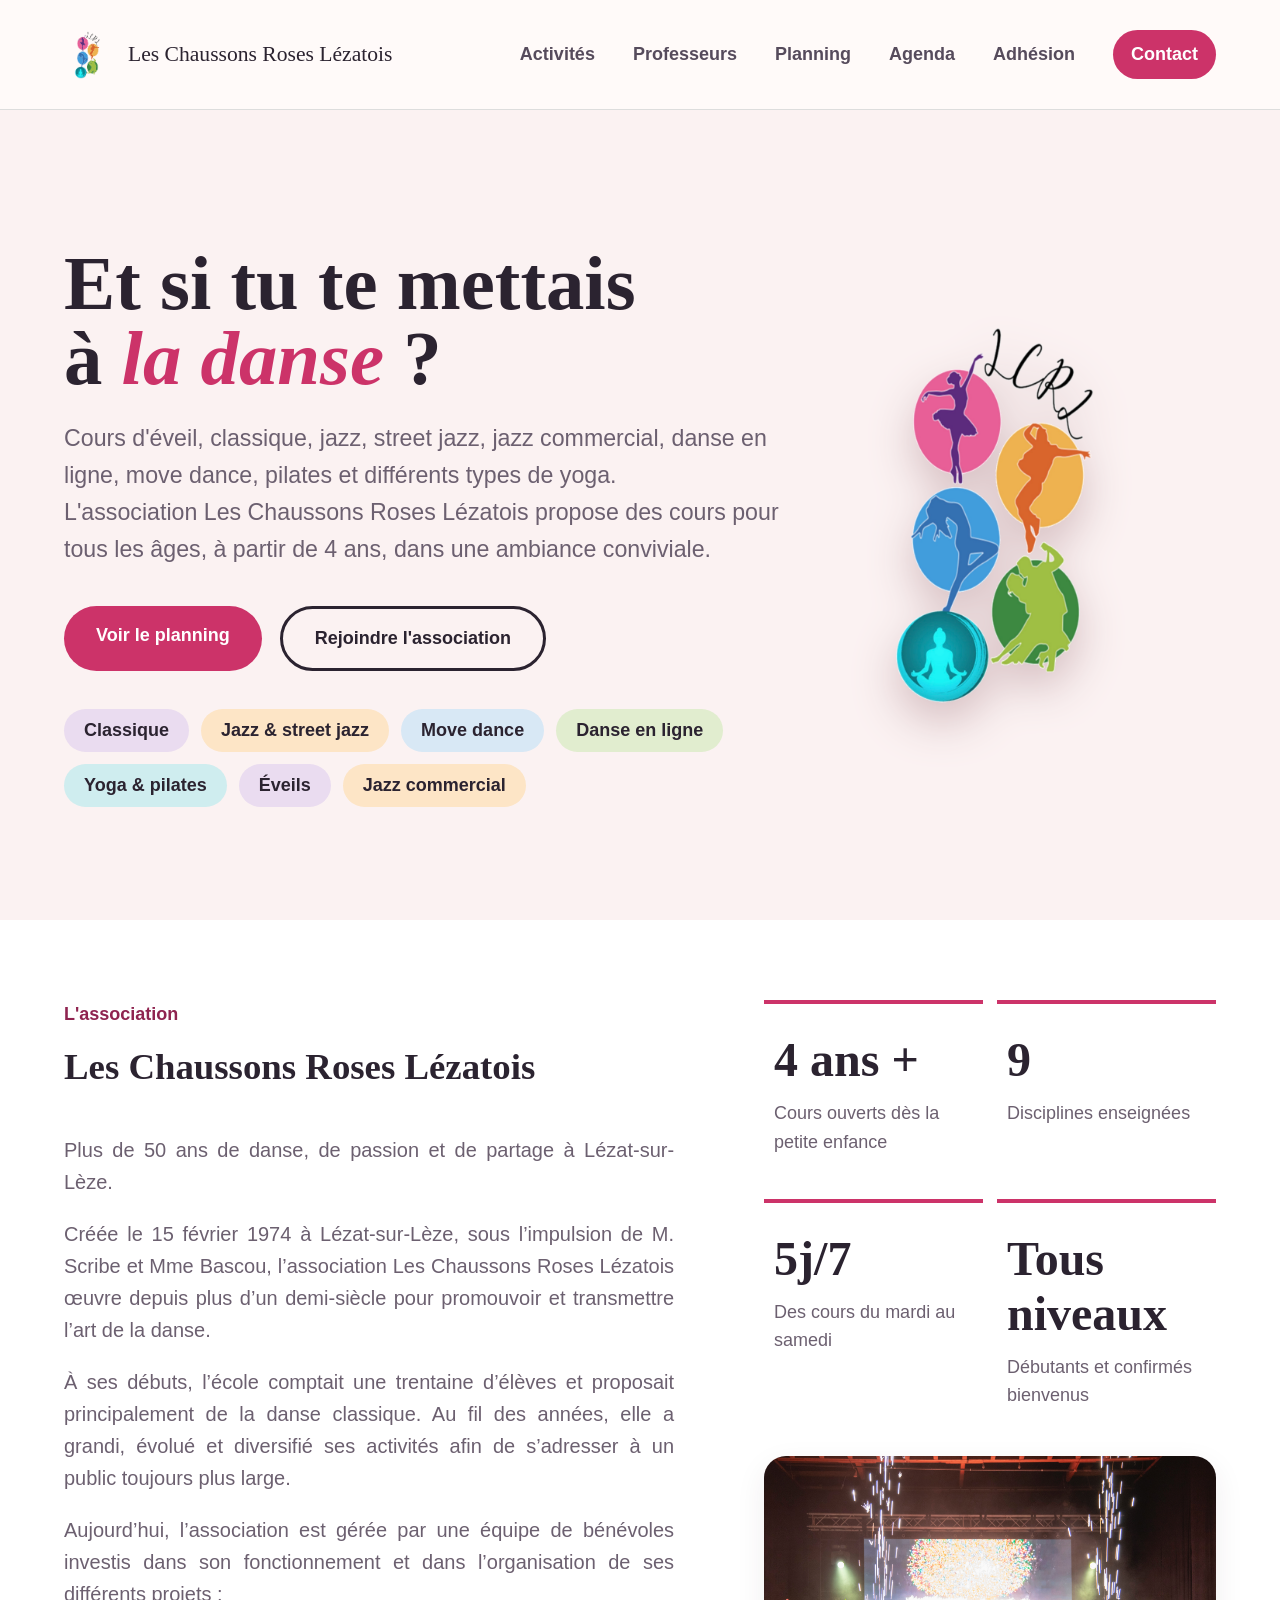
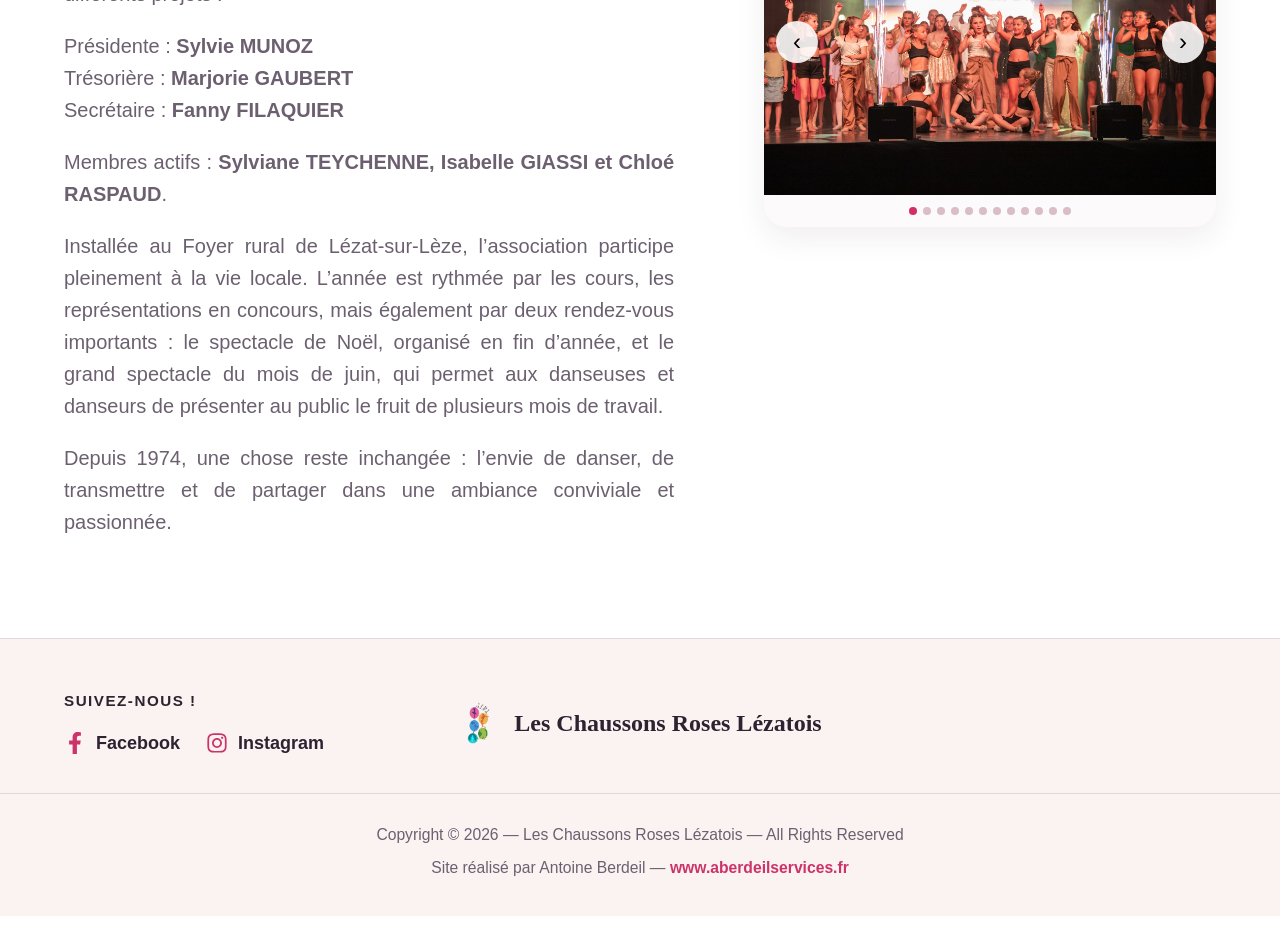
<file: index.html>
<!doctype html><html lang="fr"><head>
<meta charset="utf-8"><meta name="viewport" content="width=device-width,initial-scale=1">
<title>Accueil — Les Chaussons Roses Lézatois</title>
<meta name="description" content="Association de danse, yoga et pilates à Lézat-sur-Lèze.">
<link rel="stylesheet" href="style.css"><style>
.association-presentation p {
  text-align: justify;
  text-justify: inter-word;
}
</style>
<style>
.association-presentation p {
  text-align: justify !important;
  text-align-last: left;
  text-justify: inter-word;
  hyphens: none;
  -webkit-hyphens: none;
  overflow-wrap: normal;
  word-break: normal;
}
</style>

<style>
.about {
  align-items: start !important;
}
.about .stats {
  align-self: start !important;
  display: grid !important;
  grid-template-columns: repeat(2, minmax(0, 1fr)) !important;
  grid-template-rows: auto auto !important;
  gap: 14px !important;
  align-content: start !important;
}
.about .stats > div {
  margin: 0 !important;
  min-height: 0 !important;
}
</style>

<style>
.photo-carousel{margin-top:22px;position:relative;border-radius:22px;overflow:hidden;background:#f5edf1;box-shadow:0 10px 30px rgba(70,35,55,.08)}
.photo-carousel .slides{position:relative;aspect-ratio:4/3}.photo-carousel .slide{display:none;width:100%;height:100%;object-fit:cover}.photo-carousel .slide.active{display:block}
.carousel-btn{position:absolute;top:50%;transform:translateY(-50%);z-index:2;width:42px;height:42px;border:0;border-radius:50%;background:rgba(255,255,255,.88);font-size:24px;cursor:pointer}.carousel-btn.prev{left:12px}.carousel-btn.next{right:12px}
.carousel-dots{display:flex;justify-content:center;gap:6px;padding:12px;background:rgba(255,255,255,.72);flex-wrap:wrap}.carousel-dot{width:8px;height:8px;border:0;border-radius:50%;padding:0;background:#d9bdc8;cursor:pointer}.carousel-dot.active{background:#d22f68}
</style>
<style>
.about-right{min-width:0;display:flex;flex-direction:column;gap:18px}
.about-right .stats{width:100%;margin:0!important}
.about-right .photo-carousel{width:100%;margin-top:0}
@media(max-width:800px){.about-right{width:100%}}
</style>
</head><body><header class="topbar">
<a class="brand" href="index.html"><img src="assets/logo.png" alt="Logo Les Chaussons Roses Lézatois">Les Chaussons Roses Lézatois</a>
<button class="menu" aria-label="Ouvrir le menu" aria-expanded="false">☰</button>
<nav><a href="activites.html">Activités</a><a href="professeurs.html">Professeurs</a><a href="planning.html">Planning</a><a href="agenda.html">Agenda</a><a href="adhesion.html">Adhésion</a><a class="pill" href="contact.html">Contact</a></nav>
</header><main><section id="accueil" class="hero section pink-bg">
 <div><h1>Et si tu te mettais<br>à <em>la danse</em> ?</h1><p>Cours d'éveil, classique, jazz, street jazz, jazz commercial, danse en ligne, move dance, pilates et différents types de yoga.<br>L'association Les Chaussons Roses Lézatois propose des cours pour tous les âges, à partir de 4 ans, dans une ambiance conviviale.</p>
 <div class="actions"><a class="btn primary" href="planning.html">Voir le planning</a><a class="btn outline" href="adhesion.html">Rejoindre l'association</a></div>
 <div class="chips"><span class="classic">Classique</span><span class="jazz">Jazz & street jazz</span><span class="move">Move dance</span><span class="line">Danse en ligne</span><span class="yoga">Yoga & pilates</span><span class="classic">Éveils</span><span class="jazz">Jazz commercial</span></div></div>
 <img class="hero-logo" src="assets/logo.png" alt="Les Chaussons Roses Lézatois">
</section><section class="section about">
 <div class="association-presentation">
  <div class="eyebrow">L'association</div>
  <h2>Les Chaussons Roses Lézatois</h2>
  <p>Plus de 50 ans de danse, de passion et de partage à Lézat-sur-Lèze.</p>
  <p>Créée le 15 février 1974 à Lézat-sur-Lèze, sous l’impulsion de M. Scribe et Mme Bascou, l’association Les Chaussons Roses Lézatois œuvre depuis plus d’un demi-siècle pour promouvoir et transmettre l’art de la danse.</p>
  <p>À ses débuts, l’école comptait une trentaine d’élèves et proposait principalement de la danse classique. Au fil des années, elle a grandi, évolué et diversifié ses activités afin de s’adresser à un public toujours plus large.</p>
  <p>Aujourd’hui, l’association est gérée par une équipe de bénévoles investis dans son fonctionnement et dans l’organisation de ses différents projets :</p>
  <p>Présidente : <strong>Sylvie MUNOZ</strong><br>
  Trésorière : <strong>Marjorie GAUBERT</strong><br>
  Secrétaire : <strong>Fanny FILAQUIER</strong></p>
  <p>Membres actifs : <strong>Sylviane TEYCHENNE, Isabelle GIASSI et Chloé RASPAUD</strong>.</p>
  <p>Installée au Foyer rural de Lézat-sur-Lèze, l’association participe pleinement à la vie locale. L’année est rythmée par les cours, les représentations en concours, mais également par deux rendez-vous importants : le spectacle de Noël, organisé en fin d’année, et le grand spectacle du mois de juin, qui permet aux danseuses et danseurs de présenter au public le fruit de plusieurs mois de travail.</p>
  <p>Depuis 1974, une chose reste inchangée : l’envie de danser, de transmettre et de partager dans une ambiance conviviale et passionnée.</p>
 </div>
 <div class="about-right"><div class="stats"><div><b>4 ans +</b><span>Cours ouverts dès la petite enfance</span></div><div><b>9</b><span>Disciplines enseignées</span></div><div><b>5j/7</b><span>Des cours du mardi au samedi</span></div><div><b>Tous<br>niveaux</b><span>Débutants et confirmés bienvenus</span></div></div><div class="photo-carousel"><div class="slides"><img class="slide active" src="assets/carrousel-1.jpeg" alt="Photo 1 des Chaussons Roses Lézatois"><img class="slide" src="assets/carrousel-2.jpeg" alt="Photo 2 des Chaussons Roses Lézatois"><img class="slide" src="assets/carrousel-3.jpeg" alt="Photo 3 des Chaussons Roses Lézatois"><img class="slide" src="assets/carrousel-4.jpeg" alt="Photo 4 des Chaussons Roses Lézatois"><img class="slide" src="assets/carrousel-5.jpeg" alt="Photo 5 des Chaussons Roses Lézatois"><img class="slide" src="assets/carrousel-6.jpeg" alt="Photo 6 des Chaussons Roses Lézatois"><img class="slide" src="assets/carrousel-7.jpeg" alt="Photo 7 des Chaussons Roses Lézatois"><img class="slide" src="assets/carrousel-8.jpeg" alt="Photo 8 des Chaussons Roses Lézatois"><img class="slide" src="assets/carrousel-9.jpeg" alt="Photo 9 des Chaussons Roses Lézatois"><img class="slide" src="assets/carrousel-10.jpeg" alt="Photo 10 des Chaussons Roses Lézatois"><img class="slide" src="assets/carrousel-11.jpeg" alt="Photo 11 des Chaussons Roses Lézatois"><img class="slide" src="assets/carrousel-12.jpeg" alt="Photo 12 des Chaussons Roses Lézatois"></div><button class="carousel-btn prev" type="button" aria-label="Photo précédente">‹</button><button class="carousel-btn next" type="button" aria-label="Photo suivante">›</button><div class="carousel-dots"></div></div></div>
</section></main><footer class="site-footer">
<div class="footer-top">
<div class="footer-follow">
<b>SUIVEZ-NOUS !</b>
<ul class="footer-social">
<li><a href="https://www.facebook.com/profile.php?id=100046486754439" target="_blank" rel="noopener"><svg viewBox="0 0 320 512" aria-hidden="true"><path d="M279.14 288l14.22-92.66h-88.91v-60.13c0-25.35 12.42-50.06 52.24-50.06h40.42V6.26S260.43 0 225.36 0c-73.22 0-121.08 44.38-121.08 124.72v70.62H22.89V288h81.39v224h100.17V288z"/></svg>Facebook</a></li>
<li><a href="https://www.instagram.com/leschaussonsroseslezatois/" target="_blank" rel="noopener"><svg viewBox="0 0 448 512" aria-hidden="true"><path d="M224.1 141c-63.6 0-114.9 51.3-114.9 114.9s51.3 114.9 114.9 114.9S339 319.5 339 255.9 287.7 141 224.1 141zm0 189.6c-41.1 0-74.7-33.5-74.7-74.7s33.5-74.7 74.7-74.7 74.7 33.5 74.7 74.7-33.6 74.7-74.7 74.7zm146.4-194.3c0 14.9-12 26.8-26.8 26.8-14.9 0-26.8-12-26.8-26.8s12-26.8 26.8-26.8 26.8 12 26.8 26.8zm76.1 27.2c-1.7-35.9-9.9-67.7-36.2-93.9-26.2-26.2-58-34.4-93.9-36.2-37-2.1-147.9-2.1-184.9 0-35.8 1.7-67.6 9.9-93.9 36.1s-34.4 58-36.2 93.9c-2.1 37-2.1 147.9 0 184.9 1.7 35.9 9.9 67.7 36.2 93.9s58 34.4 93.9 36.2c37 2.1 147.9 2.1 184.9 0 35.9-1.7 67.7-9.9 93.9-36.2 26.2-26.2 34.4-58 36.2-93.9 2.1-37 2.1-147.8 0-184.8zM398.8 388c-7.8 19.6-22.9 34.7-42.6 42.6-29.5 11.7-99.5 9-132.1 9s-102.7 2.6-132.1-9c-19.6-7.8-34.7-22.9-42.6-42.6-11.7-29.5-9-99.5-9-132.1s-2.6-102.7 9-132.1c7.8-19.6 22.9-34.7 42.6-42.6 29.5-11.7 99.5-9 132.1-9s102.7-2.6 132.1 9c19.6 7.8 34.7 22.9 42.6 42.6 11.7 29.5 9 99.5 9 132.1s2.7 102.7-9 132.1z"/></svg>Instagram</a></li>
</ul>
</div>
<a class="footer-brand" href="index.html"><img src="assets/logo.png" alt="Logo Les Chaussons Roses Lézatois">Les Chaussons Roses Lézatois</a>
</div>
<div class="footer-bottom">
<p>Copyright © 2026 — Les Chaussons Roses Lézatois — All Rights Reserved</p>
<p>Site réalisé par Antoine Berdeil — <a href="https://www.aberdeilservices.fr" target="_blank" rel="noopener">www.aberdeilservices.fr</a></p>
</div>
</footer><script src="script.js"></script><script>(function(){const c=document.querySelector('.photo-carousel');if(!c)return;const s=[...c.querySelectorAll('.slide')],d=c.querySelector('.carousel-dots');let n=0,t;s.forEach((_,i)=>{let b=document.createElement('button');b.className='carousel-dot'+(i?'':' active');b.type='button';b.onclick=()=>show(i,true);d.appendChild(b)});const ds=[...d.children];function show(i,r){s[n].classList.remove('active');ds[n].classList.remove('active');n=(i+s.length)%s.length;s[n].classList.add('active');ds[n].classList.add('active');if(r)start()}function start(){clearInterval(t);t=setInterval(()=>show(n+1),4500)}c.querySelector('.prev').onclick=()=>show(n-1,true);c.querySelector('.next').onclick=()=>show(n+1,true);start()})();</script></body></html>
<p>
</file>
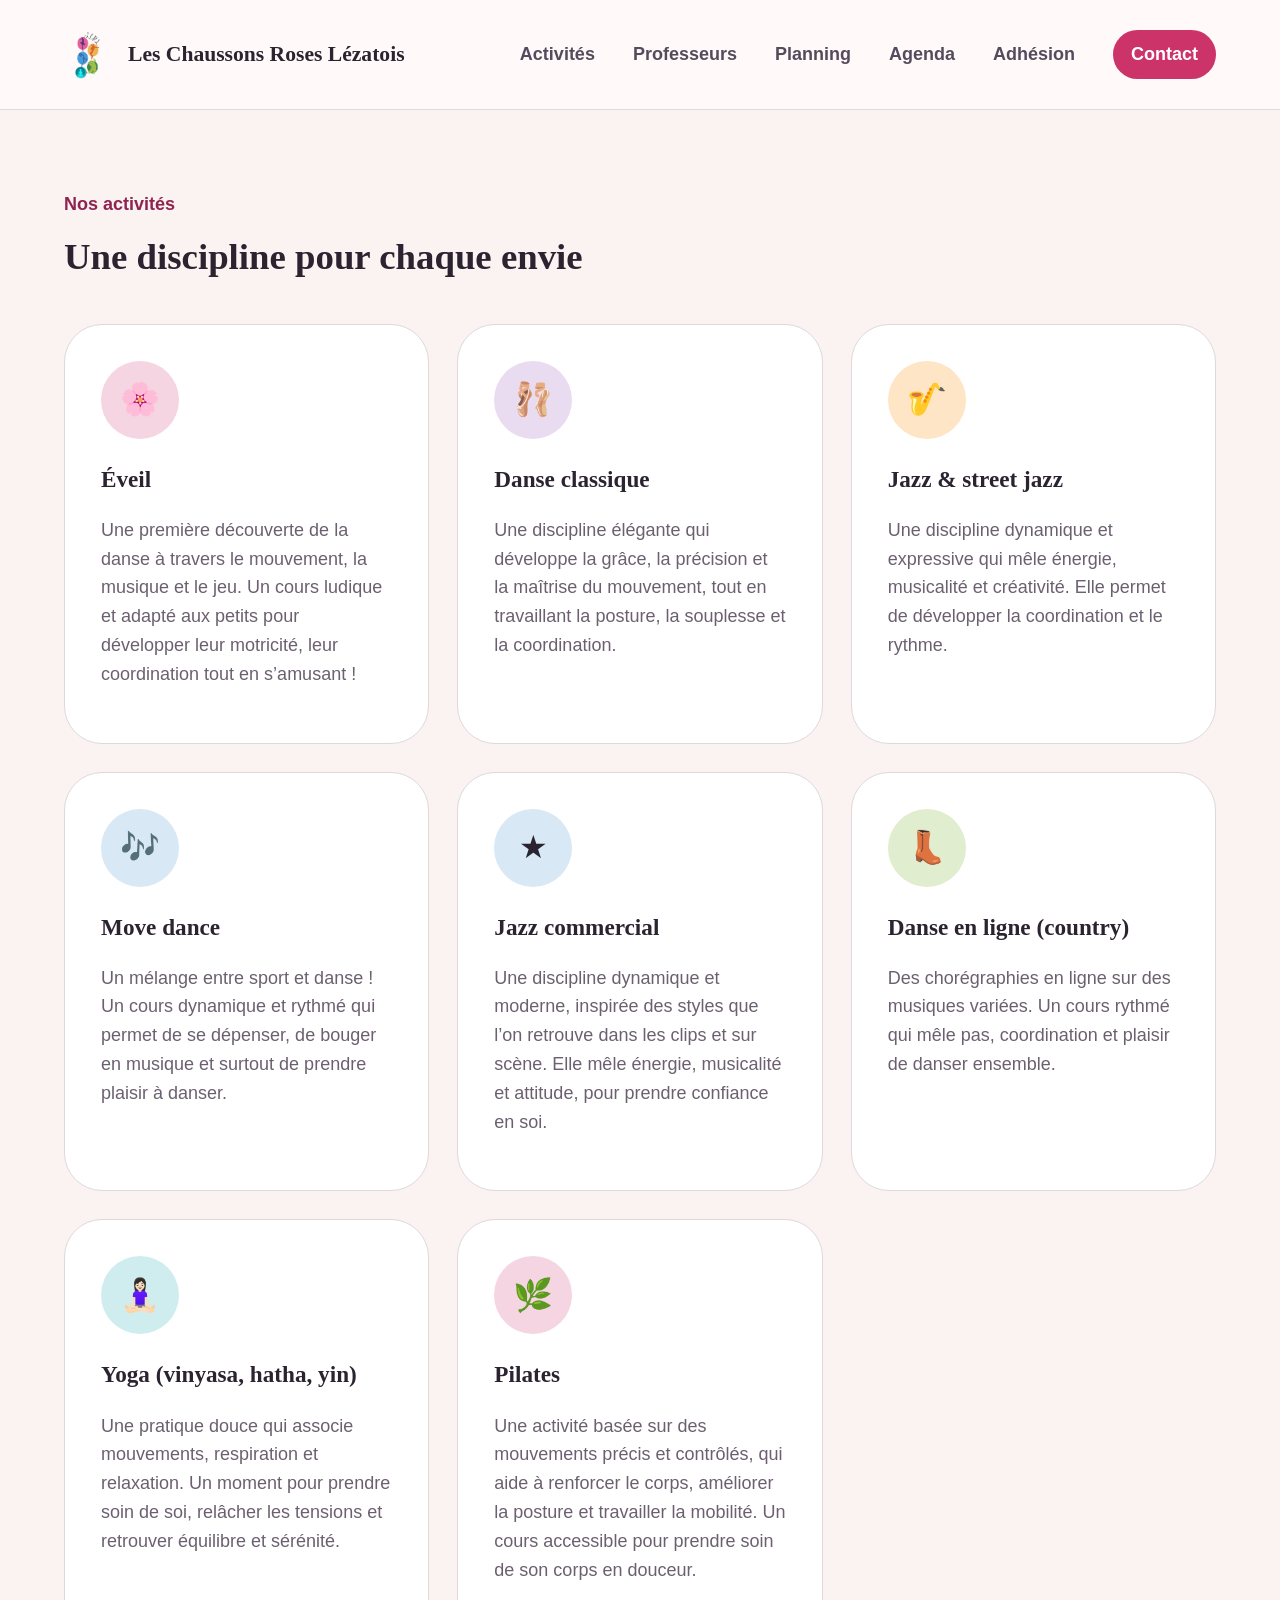
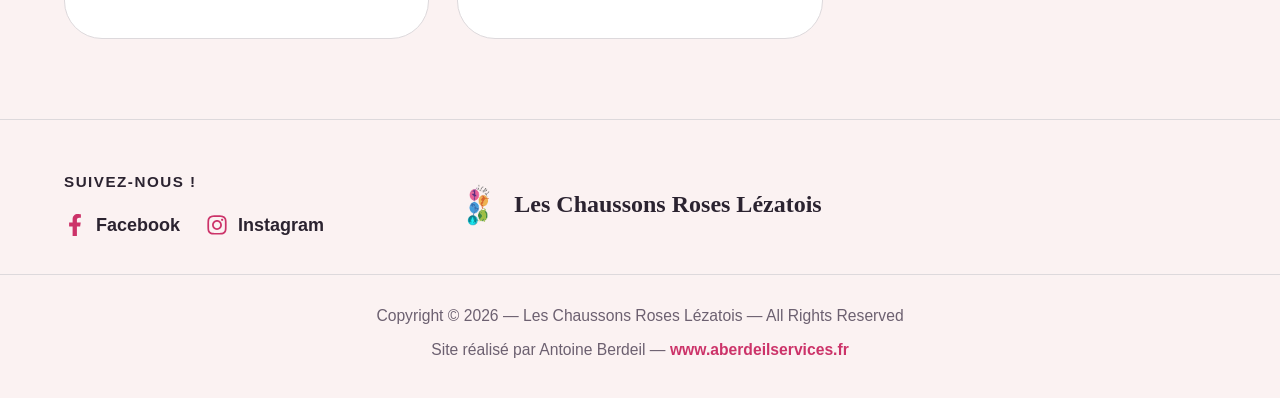
<file: activites.html>
<!doctype html><html lang="fr"><head>
<meta charset="utf-8"><meta name="viewport" content="width=device-width,initial-scale=1">
<title>Activités — Les Chaussons Roses Lézatois</title>
<meta name="description" content="Association de danse, yoga et pilates à Lézat-sur-Lèze.">
<link rel="stylesheet" href="style.css"></head><body><header class="topbar">
<a class="brand" href="index.html"><img src="assets/logo.png" alt="Logo Les Chaussons Roses Lézatois"><strong>Les Chaussons Roses Lézatois</strong></a>
<button class="menu" aria-label="Ouvrir le menu" aria-expanded="false">☰</button>
<nav><a href="activites.html">Activités</a><a href="professeurs.html">Professeurs</a><a href="planning.html">Planning</a><a href="agenda.html">Agenda</a><a href="adhesion.html">Adhésion</a><a class="pill" href="contact.html">Contact</a></nav>
</header><main><section id="activites" class="section pink-bg"><div class="eyebrow">Nos activités</div><h2>Une discipline pour chaque envie</h2>
 <div class="activity-grid">
  <article><i class="icon pilates">🌸</i><h3>Éveil</h3><p>Une première découverte de la danse à travers le mouvement, la musique et le jeu. Un cours ludique et adapté aux petits pour développer leur motricité, leur coordination tout en s’amusant !</p></article>
  <article><i class="icon classic">🩰</i><h3>Danse classique</h3><p>Une discipline élégante qui développe la grâce, la précision et la maîtrise du mouvement, tout en travaillant la posture, la souplesse et la coordination.</p></article>
  <article><i class="icon jazz">🎷</i><h3>Jazz & street jazz</h3><p>Une discipline dynamique et expressive qui mêle énergie, musicalité et créativité. Elle permet de développer la coordination et le rythme.</p></article>
  <article><i class="icon move">🎶</i><h3>Move dance</h3><p>Un mélange entre sport et danse ! Un cours dynamique et rythmé qui permet de se dépenser, de bouger en musique et surtout de prendre plaisir à danser.</p></article>
  <article><i class="icon move">★</i><h3>Jazz commercial</h3><p>Une discipline dynamique et moderne, inspirée des styles que l’on retrouve dans les clips et sur scène. Elle mêle énergie, musicalité et attitude, pour prendre confiance en soi.</p></article>
  <article><i class="icon line">👢</i><h3>Danse en ligne (country)</h3><p>Des chorégraphies en ligne sur des musiques variées. Un cours rythmé qui mêle pas, coordination et plaisir de danser ensemble.</p></article>
  <article><i class="icon yoga">🧘🏻‍♀️</i><h3>Yoga (vinyasa, hatha, yin)</h3><p>Une pratique douce qui associe mouvements, respiration et relaxation. Un moment pour prendre soin de soi, relâcher les tensions et retrouver équilibre et sérénité.</p></article>
  <article><i class="icon pilates">🌿</i><h3>Pilates</h3><p>Une activité basée sur des mouvements précis et contrôlés, qui aide à renforcer le corps, améliorer la posture et travailler la mobilité. Un cours accessible pour prendre soin de son corps en douceur.</p></article>
 </div>
</section></main><footer class="site-footer">
<div class="footer-top">
<div class="footer-follow">
<b>SUIVEZ-NOUS !</b>
<ul class="footer-social">
<li><a href="https://www.facebook.com/profile.php?id=100046486754439" target="_blank" rel="noopener"><svg viewBox="0 0 320 512" aria-hidden="true"><path d="M279.14 288l14.22-92.66h-88.91v-60.13c0-25.35 12.42-50.06 52.24-50.06h40.42V6.26S260.43 0 225.36 0c-73.22 0-121.08 44.38-121.08 124.72v70.62H22.89V288h81.39v224h100.17V288z"/></svg>Facebook</a></li>
<li><a href="https://www.instagram.com/leschaussonsroseslezatois/" target="_blank" rel="noopener"><svg viewBox="0 0 448 512" aria-hidden="true"><path d="M224.1 141c-63.6 0-114.9 51.3-114.9 114.9s51.3 114.9 114.9 114.9S339 319.5 339 255.9 287.7 141 224.1 141zm0 189.6c-41.1 0-74.7-33.5-74.7-74.7s33.5-74.7 74.7-74.7 74.7 33.5 74.7 74.7-33.6 74.7-74.7 74.7zm146.4-194.3c0 14.9-12 26.8-26.8 26.8-14.9 0-26.8-12-26.8-26.8s12-26.8 26.8-26.8 26.8 12 26.8 26.8zm76.1 27.2c-1.7-35.9-9.9-67.7-36.2-93.9-26.2-26.2-58-34.4-93.9-36.2-37-2.1-147.9-2.1-184.9 0-35.8 1.7-67.6 9.9-93.9 36.1s-34.4 58-36.2 93.9c-2.1 37-2.1 147.9 0 184.9 1.7 35.9 9.9 67.7 36.2 93.9s58 34.4 93.9 36.2c37 2.1 147.9 2.1 184.9 0 35.9-1.7 67.7-9.9 93.9-36.2 26.2-26.2 34.4-58 36.2-93.9 2.1-37 2.1-147.8 0-184.8zM398.8 388c-7.8 19.6-22.9 34.7-42.6 42.6-29.5 11.7-99.5 9-132.1 9s-102.7 2.6-132.1-9c-19.6-7.8-34.7-22.9-42.6-42.6-11.7-29.5-9-99.5-9-132.1s-2.6-102.7 9-132.1c7.8-19.6 22.9-34.7 42.6-42.6 29.5-11.7 99.5-9 132.1-9s102.7-2.6 132.1 9c19.6 7.8 34.7 22.9 42.6 42.6 11.7 29.5 9 99.5 9 132.1s2.7 102.7-9 132.1z"/></svg>Instagram</a></li>
</ul>
</div>
<a class="footer-brand" href="index.html"><img src="assets/logo.png" alt="Logo Les Chaussons Roses Lézatois">Les Chaussons Roses Lézatois</a>
</div>
<div class="footer-bottom">
<p>Copyright © 2026 — Les Chaussons Roses Lézatois — All Rights Reserved</p>
<p>Site réalisé par Antoine Berdeil — <a href="https://www.aberdeilservices.fr" target="_blank" rel="noopener">www.aberdeilservices.fr</a></p>
</div>
</footer><script src="script.js"></script></body></html>
</file>
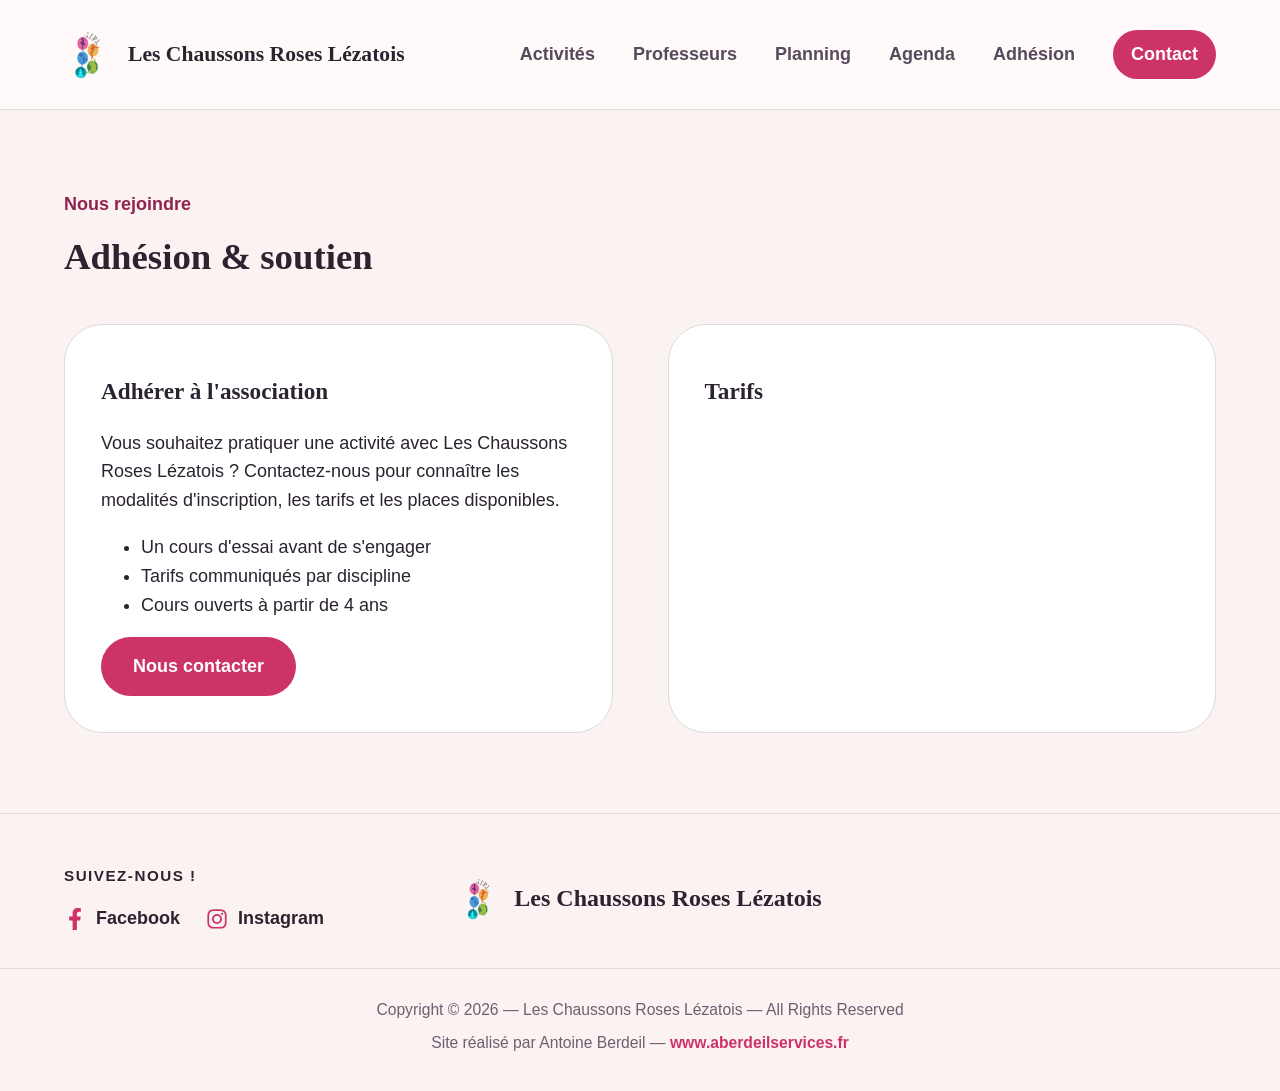
<file: adhesion.html>
<!doctype html><html lang="fr"><head>
<meta charset="utf-8"><meta name="viewport" content="width=device-width,initial-scale=1">
<title>Adhésion — Les Chaussons Roses Lézatois</title>
<meta name="description" content="Association de danse, yoga et pilates à Lézat-sur-Lèze.">
<link rel="stylesheet" href="style.css"></head><body><header class="topbar">
<a class="brand" href="index.html"><img src="assets/logo.png" alt="Logo Les Chaussons Roses Lézatois"><strong>Les Chaussons Roses Lézatois</strong></a>
<button class="menu" aria-label="Ouvrir le menu" aria-expanded="false">☰</button>
<nav><a href="activites.html">Activités</a><a href="professeurs.html">Professeurs</a><a href="planning.html">Planning</a><a href="agenda.html">Agenda</a><a href="adhesion.html">Adhésion</a><a class="pill" href="contact.html">Contact</a></nav>
</header><main><section id="adhesion" class="section pink-bg"><div class="eyebrow">Nous rejoindre</div><h2>Adhésion & soutien</h2><div class="join"><article><h3>Adhérer à l'association</h3><p>Vous souhaitez pratiquer une activité avec Les Chaussons Roses Lézatois ? Contactez-nous pour connaître les modalités d'inscription, les tarifs et les places disponibles.</p><ul><li>Un cours d'essai avant de s'engager</li><li>Tarifs communiqués par discipline</li><li>Cours ouverts à partir de 4 ans</li></ul><a class="btn primary" href="contact.html">Nous contacter</a></article><article><h3>Tarifs</h3></article></div></section></main><footer class="site-footer">
<div class="footer-top">
<div class="footer-follow">
<b>SUIVEZ-NOUS !</b>
<ul class="footer-social">
<li><a href="https://www.facebook.com/profile.php?id=100046486754439" target="_blank" rel="noopener"><svg viewBox="0 0 320 512" aria-hidden="true"><path d="M279.14 288l14.22-92.66h-88.91v-60.13c0-25.35 12.42-50.06 52.24-50.06h40.42V6.26S260.43 0 225.36 0c-73.22 0-121.08 44.38-121.08 124.72v70.62H22.89V288h81.39v224h100.17V288z"/></svg>Facebook</a></li>
<li><a href="https://www.instagram.com/leschaussonsroseslezatois/" target="_blank" rel="noopener"><svg viewBox="0 0 448 512" aria-hidden="true"><path d="M224.1 141c-63.6 0-114.9 51.3-114.9 114.9s51.3 114.9 114.9 114.9S339 319.5 339 255.9 287.7 141 224.1 141zm0 189.6c-41.1 0-74.7-33.5-74.7-74.7s33.5-74.7 74.7-74.7 74.7 33.5 74.7 74.7-33.6 74.7-74.7 74.7zm146.4-194.3c0 14.9-12 26.8-26.8 26.8-14.9 0-26.8-12-26.8-26.8s12-26.8 26.8-26.8 26.8 12 26.8 26.8zm76.1 27.2c-1.7-35.9-9.9-67.7-36.2-93.9-26.2-26.2-58-34.4-93.9-36.2-37-2.1-147.9-2.1-184.9 0-35.8 1.7-67.6 9.9-93.9 36.1s-34.4 58-36.2 93.9c-2.1 37-2.1 147.9 0 184.9 1.7 35.9 9.9 67.7 36.2 93.9s58 34.4 93.9 36.2c37 2.1 147.9 2.1 184.9 0 35.9-1.7 67.7-9.9 93.9-36.2 26.2-26.2 34.4-58 36.2-93.9 2.1-37 2.1-147.8 0-184.8zM398.8 388c-7.8 19.6-22.9 34.7-42.6 42.6-29.5 11.7-99.5 9-132.1 9s-102.7 2.6-132.1-9c-19.6-7.8-34.7-22.9-42.6-42.6-11.7-29.5-9-99.5-9-132.1s-2.6-102.7 9-132.1c7.8-19.6 22.9-34.7 42.6-42.6 29.5-11.7 99.5-9 132.1-9s102.7-2.6 132.1 9c19.6 7.8 34.7 22.9 42.6 42.6 11.7 29.5 9 99.5 9 132.1s2.7 102.7-9 132.1z"/></svg>Instagram</a></li>
</ul>
</div>
<a class="footer-brand" href="index.html"><img src="assets/logo.png" alt="Logo Les Chaussons Roses Lézatois">Les Chaussons Roses Lézatois</a>
</div>
<div class="footer-bottom">
<p>Copyright © 2026 — Les Chaussons Roses Lézatois — All Rights Reserved</p>
<p>Site réalisé par Antoine Berdeil — <a href="https://www.aberdeilservices.fr" target="_blank" rel="noopener">www.aberdeilservices.fr</a></p>
</div>
</footer><script src="script.js"></script></body></html>
</file>
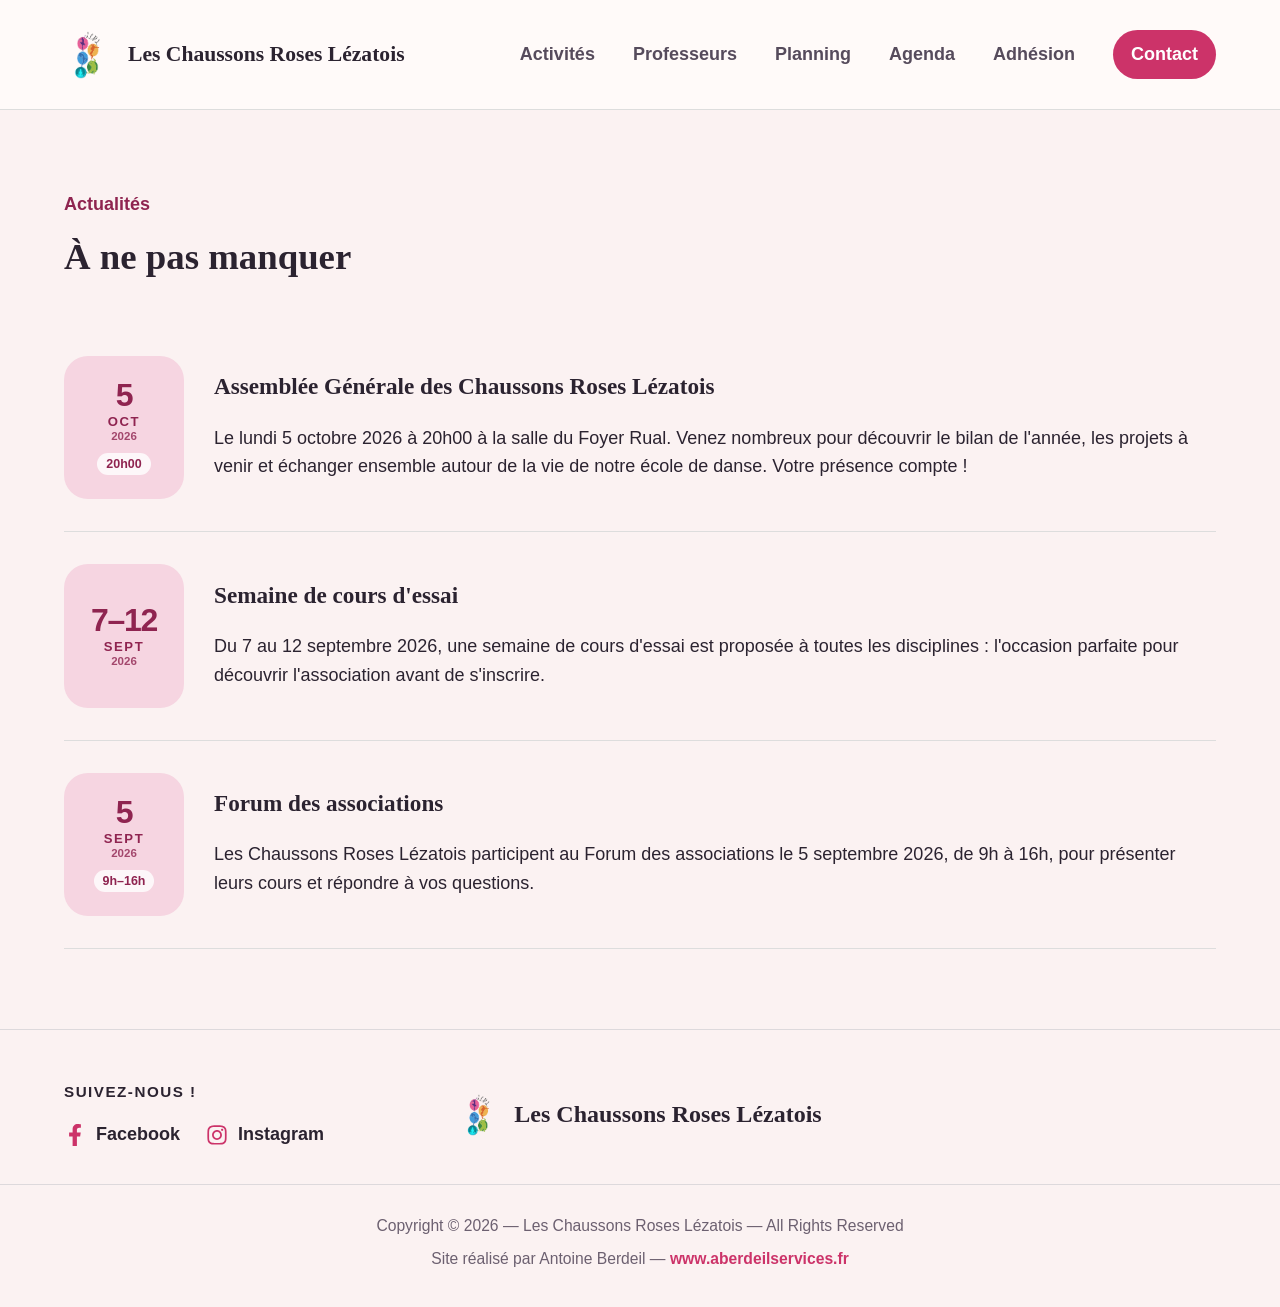
<file: agenda.html>
<!doctype html><html lang="fr"><head>
<meta charset="utf-8"><meta name="viewport" content="width=device-width,initial-scale=1">
<title>Agenda — Les Chaussons Roses Lézatois</title>
<meta name="description" content="Association de danse, yoga et pilates à Lézat-sur-Lèze.">
<link rel="stylesheet" href="style.css"><style>
/* Dates de l’agenda : plus lisibles sans modifier le style global du site */
#agenda .news .badge.agenda-date{
  min-width:112px;
  padding:14px 10px;
  display:flex;
  flex-direction:column;
  align-items:center;
  justify-content:center;
  gap:1px;
  text-align:center;
  line-height:1;
}
#agenda .agenda-date .date-day{
  font-size:2rem;
  font-weight:800;
  letter-spacing:-.04em;
}
#agenda .agenda-date .date-month{
  margin-top:3px;
  font-size:.82rem;
  font-weight:800;
  letter-spacing:.12em;
}
#agenda .agenda-date .date-year{
  margin-top:2px;
  font-size:.72rem;
  font-weight:700;
  opacity:.8;
}
#agenda .agenda-date .date-time{
  margin-top:9px;
  padding:5px 9px;
  border-radius:999px;
  background:rgba(255,255,255,.82);
  font-size:.78rem;
  font-weight:800;
  white-space:nowrap;
}
@media (max-width:640px){
  #agenda .news .badge.agenda-date{min-width:92px;padding:12px 8px}
  #agenda .agenda-date .date-day{font-size:1.65rem}
}
</style></head><body><header class="topbar">
<a class="brand" href="index.html"><img src="assets/logo.png" alt="Logo Les Chaussons Roses Lézatois"><strong>Les Chaussons Roses Lézatois</strong></a>
<button class="menu" aria-label="Ouvrir le menu" aria-expanded="false">☰</button>
<nav><a href="activites.html">Activités</a><a href="professeurs.html">Professeurs</a><a href="planning.html">Planning</a><a href="agenda.html">Agenda</a><a href="adhesion.html">Adhésion</a><a class="pill" href="contact.html">Contact</a></nav>
</header><main><section id="agenda" class="section pink-bg"><div class="eyebrow">Actualités</div><h2>À ne pas manquer</h2><div class="news">
<article><div class="badge agenda-date"><span class="date-day">5</span><span class="date-month">OCT</span><span class="date-year">2026</span><span class="date-time">20h00</span></div><div><h3>Assemblée Générale des Chaussons Roses Lézatois</h3><p>Le lundi 5 octobre 2026 à 20h00 à la salle du Foyer Rual. Venez nombreux pour découvrir le bilan de l'année, les projets à venir et échanger ensemble autour de la vie de notre école de danse. Votre présence compte !</p></div></article>
<article><div class="badge agenda-date"><span class="date-day">7–12</span><span class="date-month">SEPT</span><span class="date-year">2026</span></div><div><h3>Semaine de cours d'essai</h3><p>Du 7 au 12 septembre 2026, une semaine de cours d'essai est proposée à toutes les disciplines : l'occasion parfaite pour découvrir l'association avant de s'inscrire.</p></div></article>
<article><div class="badge agenda-date"><span class="date-day">5</span><span class="date-month">SEPT</span><span class="date-year">2026</span><span class="date-time">9h–16h</span></div><div><h3>Forum des associations</h3><p>Les Chaussons Roses Lézatois participent au Forum des associations le 5 septembre 2026, de 9h à 16h, pour présenter leurs cours et répondre à vos questions.</p></div></article>
</div></div></section></main><footer class="site-footer">
<div class="footer-top">
<div class="footer-follow">
<b>SUIVEZ-NOUS !</b>
<ul class="footer-social">
<li><a href="https://www.facebook.com/profile.php?id=100046486754439" target="_blank" rel="noopener"><svg viewBox="0 0 320 512" aria-hidden="true"><path d="M279.14 288l14.22-92.66h-88.91v-60.13c0-25.35 12.42-50.06 52.24-50.06h40.42V6.26S260.43 0 225.36 0c-73.22 0-121.08 44.38-121.08 124.72v70.62H22.89V288h81.39v224h100.17V288z"/></svg>Facebook</a></li>
<li><a href="https://www.instagram.com/leschaussonsroseslezatois/" target="_blank" rel="noopener"><svg viewBox="0 0 448 512" aria-hidden="true"><path d="M224.1 141c-63.6 0-114.9 51.3-114.9 114.9s51.3 114.9 114.9 114.9S339 319.5 339 255.9 287.7 141 224.1 141zm0 189.6c-41.1 0-74.7-33.5-74.7-74.7s33.5-74.7 74.7-74.7 74.7 33.5 74.7 74.7-33.6 74.7-74.7 74.7zm146.4-194.3c0 14.9-12 26.8-26.8 26.8-14.9 0-26.8-12-26.8-26.8s12-26.8 26.8-26.8 26.8 12 26.8 26.8zm76.1 27.2c-1.7-35.9-9.9-67.7-36.2-93.9-26.2-26.2-58-34.4-93.9-36.2-37-2.1-147.9-2.1-184.9 0-35.8 1.7-67.6 9.9-93.9 36.1s-34.4 58-36.2 93.9c-2.1 37-2.1 147.9 0 184.9 1.7 35.9 9.9 67.7 36.2 93.9s58 34.4 93.9 36.2c37 2.1 147.9 2.1 184.9 0 35.9-1.7 67.7-9.9 93.9-36.2 26.2-26.2 34.4-58 36.2-93.9 2.1-37 2.1-147.8 0-184.8zM398.8 388c-7.8 19.6-22.9 34.7-42.6 42.6-29.5 11.7-99.5 9-132.1 9s-102.7 2.6-132.1-9c-19.6-7.8-34.7-22.9-42.6-42.6-11.7-29.5-9-99.5-9-132.1s-2.6-102.7 9-132.1c7.8-19.6 22.9-34.7 42.6-42.6 29.5-11.7 99.5-9 132.1-9s102.7-2.6 132.1 9c19.6 7.8 34.7 22.9 42.6 42.6 11.7 29.5 9 99.5 9 132.1s2.7 102.7-9 132.1z"/></svg>Instagram</a></li>
</ul>
</div>
<a class="footer-brand" href="index.html"><img src="assets/logo.png" alt="Logo Les Chaussons Roses Lézatois">Les Chaussons Roses Lézatois</a>
</div>
<div class="footer-bottom">
<p>Copyright © 2026 — Les Chaussons Roses Lézatois — All Rights Reserved</p>
<p>Site réalisé par Antoine Berdeil — <a href="https://www.aberdeilservices.fr" target="_blank" rel="noopener">www.aberdeilservices.fr</a></p>
</div>
</footer><script src="script.js"></script></body></html>
</file>
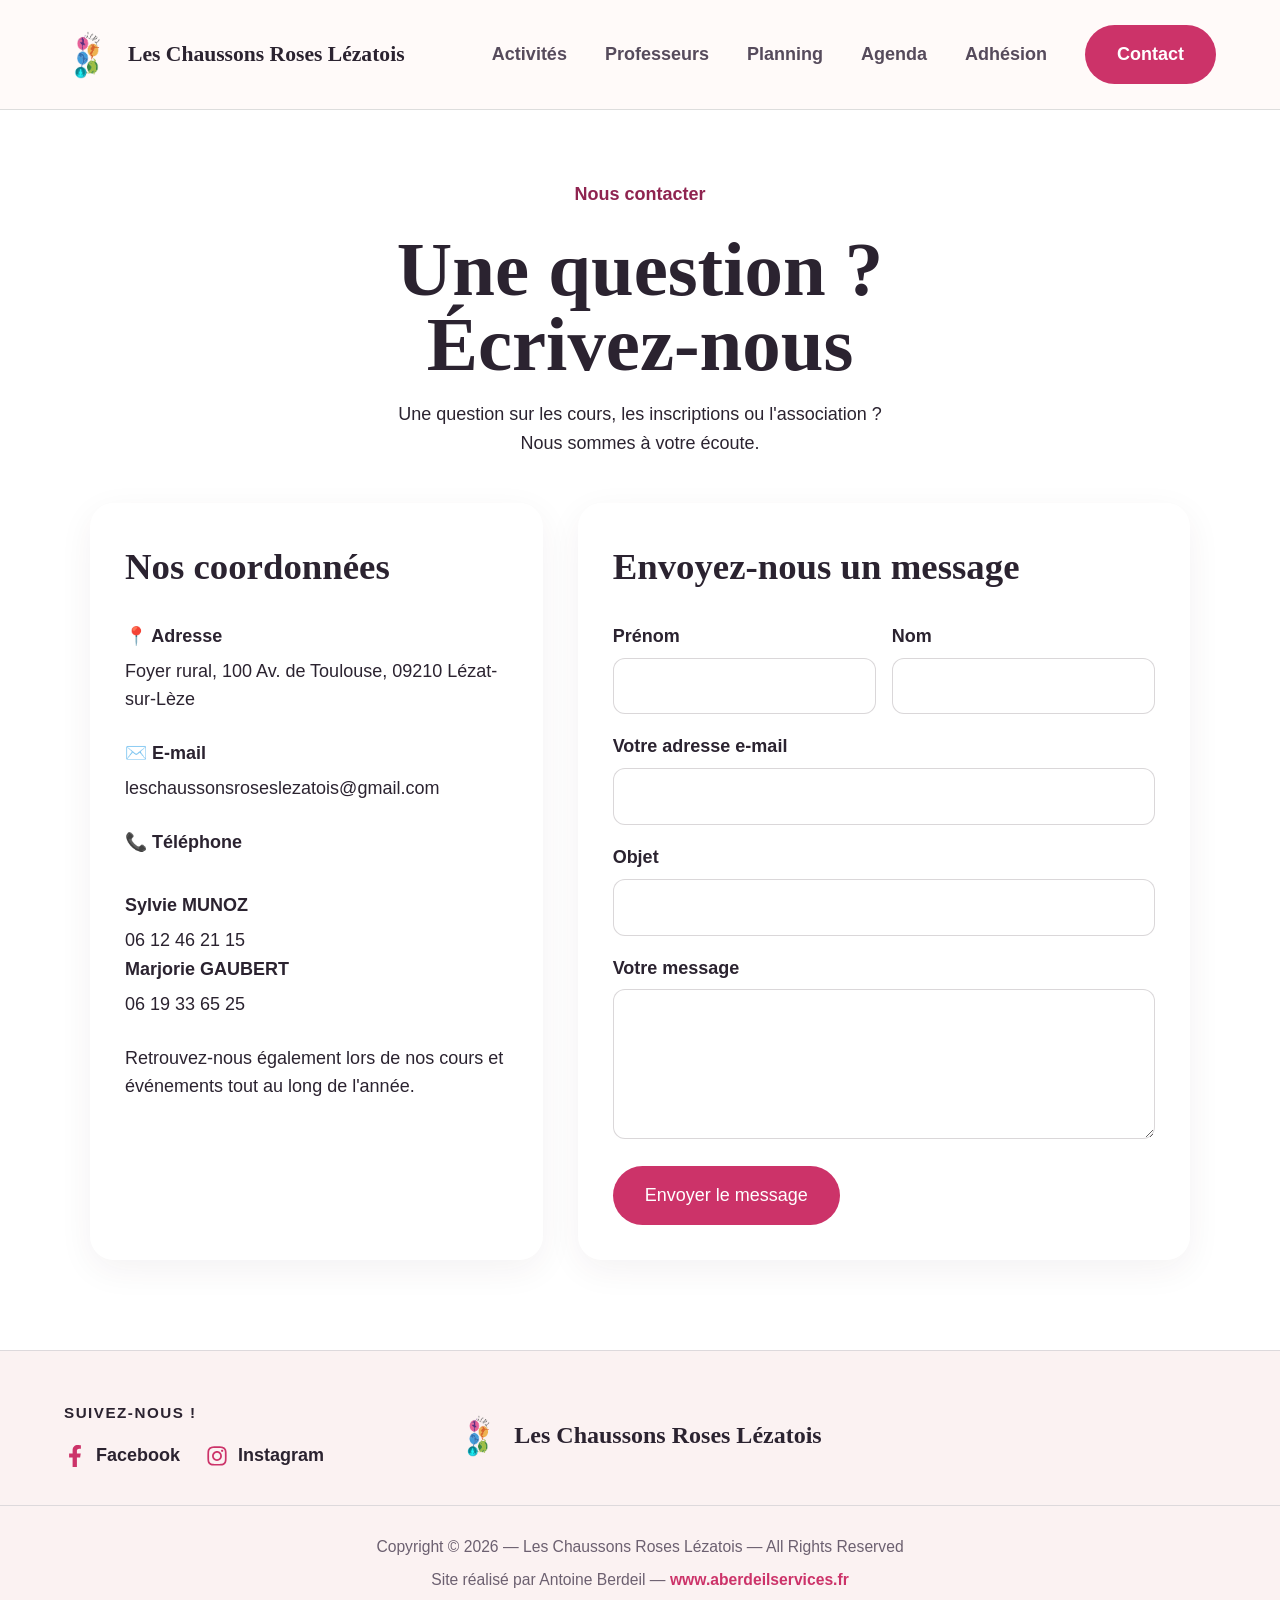
<file: contact.html>
<!doctype html>
<html lang="fr">
<head>
  <meta charset="utf-8">
  <meta name="viewport" content="width=device-width, initial-scale=1">
  <title>Contact — Les Chaussons Roses Lézatois</title>
  <meta name="description" content="Contactez Les Chaussons Roses Lézatois.">
  <link rel="stylesheet" href="style.css">
  <style>
    .contact-page{padding:70px 20px 90px}.contact-intro{text-align:center;max-width:700px;margin:0 auto 45px}.contact-intro h1{margin-bottom:12px}.contact-grid{max-width:1100px;margin:0 auto;display:grid;grid-template-columns:.85fr 1.15fr;gap:35px;align-items:stretch}.contact-info,.contact-form{background:rgba(255,255,255,.55);border-radius:24px;padding:35px;box-shadow:0 10px 35px rgba(70,35,55,.06)}.contact-info h2,.contact-form h2{margin-top:0;margin-bottom:25px}.contact-item{margin-bottom:25px}.contact-item strong{display:block;margin-bottom:6px}.contact-item a{color:inherit;text-decoration:none}.contact-item a:hover{text-decoration:underline}.form-row{display:grid;grid-template-columns:1fr 1fr;gap:16px}.form-group{margin-bottom:18px}.form-group label{display:block;font-weight:600;margin-bottom:7px}.form-group input,.form-group textarea{width:100%;box-sizing:border-box;border:1px solid rgba(50,35,45,.18);border-radius:12px;padding:13px 15px;font:inherit;background:#fff;color:inherit;outline:none}.form-group input:focus,.form-group textarea:focus{border-color:#d22f68;box-shadow:0 0 0 3px rgba(210,47,104,.10)}.form-group textarea{min-height:150px;resize:vertical}.contact-form .btn{border:0;cursor:pointer;font:inherit}@media(max-width:800px){.contact-grid{grid-template-columns:1fr}.form-row{grid-template-columns:1fr;gap:0}.contact-info,.contact-form{padding:25px}}
  </style>
</head>
<body>
<header class="topbar">
  <a class="brand" href="index.html"><img src="assets/logo.png" alt="Logo Les Chaussons Roses Lézatois"><strong>Les Chaussons Roses Lézatois</strong></a>
  <button class="menu" aria-label="Ouvrir le menu" aria-expanded="false">≡</button>
  <nav><a href="activites.html">Activités</a><a href="professeurs.html">Professeurs</a><a href="planning.html">Planning</a><a href="agenda.html">Agenda</a><a href="adhesion.html">Adhésion</a><a href="contact.html" class="btn primary">Contact</a></nav>
</header>
<main class="contact-page">
  <div class="contact-intro"><div class="eyebrow">Nous contacter</div><h1>Une question ? Écrivez-nous</h1><p>Une question sur les cours, les inscriptions ou l'association ? <br>Nous sommes à votre écoute.</p></div>
  <div class="contact-grid">
    <section class="contact-info">
      <h2>Nos coordonnées</h2>
      <div class="contact-item"><strong>📍 Adresse</strong><span>Foyer rural, 100 Av. de Toulouse, 09210 Lézat-sur-Lèze</span></div>
      <div class="contact-item"><strong>✉️ E-mail</strong><a href="mailto:leschaussonsroseslezatois@gmail.com">leschaussonsroseslezatois@gmail.com</a></div>
      <div class="contact-item"><strong>📞 Téléphone</strong><span><strong><br>Sylvie MUNOZ</strong><a href="tel:+33612462115">06 12 46 21 15</a><br><strong>Marjorie GAUBERT</strong><a href="tel:+33619336525">06 19 33 65 25</a></span></div>
      <p>Retrouvez-nous également lors de nos cours et événements tout au long de l'année.</p>
    </section>
    <section class="contact-form">
      <h2>Envoyez-nous un message</h2>
      <form id="contactForm">
        <div class="form-row"><div class="form-group"><label for="prenom">Prénom</label><input type="text" id="prenom" required></div><div class="form-group"><label for="nom">Nom</label><input type="text" id="nom" required></div></div>
        <div class="form-group"><label for="email">Votre adresse e-mail</label><input type="email" id="email" required></div>
        <div class="form-group"><label for="objet">Objet</label><input type="text" id="objet" required></div>
        <div class="form-group"><label for="message">Votre message</label><textarea id="message" required></textarea></div>
        <button type="submit" class="btn primary">Envoyer le message</button>
      </form>
    </section>
  </div>
</main>
<footer class="site-footer">
<div class="footer-top">
<div class="footer-follow">
<b>SUIVEZ-NOUS !</b>
<ul class="footer-social">
<li><a href="https://www.facebook.com/profile.php?id=100046486754439" target="_blank" rel="noopener"><svg viewBox="0 0 320 512" aria-hidden="true"><path d="M279.14 288l14.22-92.66h-88.91v-60.13c0-25.35 12.42-50.06 52.24-50.06h40.42V6.26S260.43 0 225.36 0c-73.22 0-121.08 44.38-121.08 124.72v70.62H22.89V288h81.39v224h100.17V288z"/></svg>Facebook</a></li>
<li><a href="https://www.instagram.com/leschaussonsroseslezatois/" target="_blank" rel="noopener"><svg viewBox="0 0 448 512" aria-hidden="true"><path d="M224.1 141c-63.6 0-114.9 51.3-114.9 114.9s51.3 114.9 114.9 114.9S339 319.5 339 255.9 287.7 141 224.1 141zm0 189.6c-41.1 0-74.7-33.5-74.7-74.7s33.5-74.7 74.7-74.7 74.7 33.5 74.7 74.7-33.6 74.7-74.7 74.7zm146.4-194.3c0 14.9-12 26.8-26.8 26.8-14.9 0-26.8-12-26.8-26.8s12-26.8 26.8-26.8 26.8 12 26.8 26.8zm76.1 27.2c-1.7-35.9-9.9-67.7-36.2-93.9-26.2-26.2-58-34.4-93.9-36.2-37-2.1-147.9-2.1-184.9 0-35.8 1.7-67.6 9.9-93.9 36.1s-34.4 58-36.2 93.9c-2.1 37-2.1 147.9 0 184.9 1.7 35.9 9.9 67.7 36.2 93.9s58 34.4 93.9 36.2c37 2.1 147.9 2.1 184.9 0 35.9-1.7 67.7-9.9 93.9-36.2 26.2-26.2 34.4-58 36.2-93.9 2.1-37 2.1-147.8 0-184.8zM398.8 388c-7.8 19.6-22.9 34.7-42.6 42.6-29.5 11.7-99.5 9-132.1 9s-102.7 2.6-132.1-9c-19.6-7.8-34.7-22.9-42.6-42.6-11.7-29.5-9-99.5-9-132.1s-2.6-102.7 9-132.1c7.8-19.6 22.9-34.7 42.6-42.6 29.5-11.7 99.5-9 132.1-9s102.7-2.6 132.1 9c19.6 7.8 34.7 22.9 42.6 42.6 11.7 29.5 9 99.5 9 132.1s2.7 102.7-9 132.1z"/></svg>Instagram</a></li>
</ul>
</div>
<a class="footer-brand" href="index.html"><img src="assets/logo.png" alt="Logo Les Chaussons Roses Lézatois">Les Chaussons Roses Lézatois</a>
</div>
<div class="footer-bottom">
<p>Copyright © 2026 — Les Chaussons Roses Lézatois — All Rights Reserved</p>
<p>Site réalisé par Antoine Berdeil — <a href="https://www.aberdeilservices.fr" target="_blank" rel="noopener">www.aberdeilservices.fr</a></p>
</div>
</footer>
<script src="script.js"></script>
<script>
document.getElementById('contactForm').addEventListener('submit',function(e){
  e.preventDefault();
  const prenom=document.getElementById('prenom').value;
  const nom=document.getElementById('nom').value;
  const email=document.getElementById('email').value;
  const objet=document.getElementById('objet').value;
  const message=document.getElementById('message').value;
  const corps=`Bonjour,\n\n${message}\n\n-------------------------\nMessage envoyé depuis le site des Chaussons Roses Lézatois\n\nNom : ${prenom} ${nom}\nE-mail : ${email}`;
  window.location.href='mailto:leschaussonsroseslezatois@gmail.com?subject='+encodeURIComponent(objet)+'&body='+encodeURIComponent(corps);
});
</script>
</body>
</html>
</file>
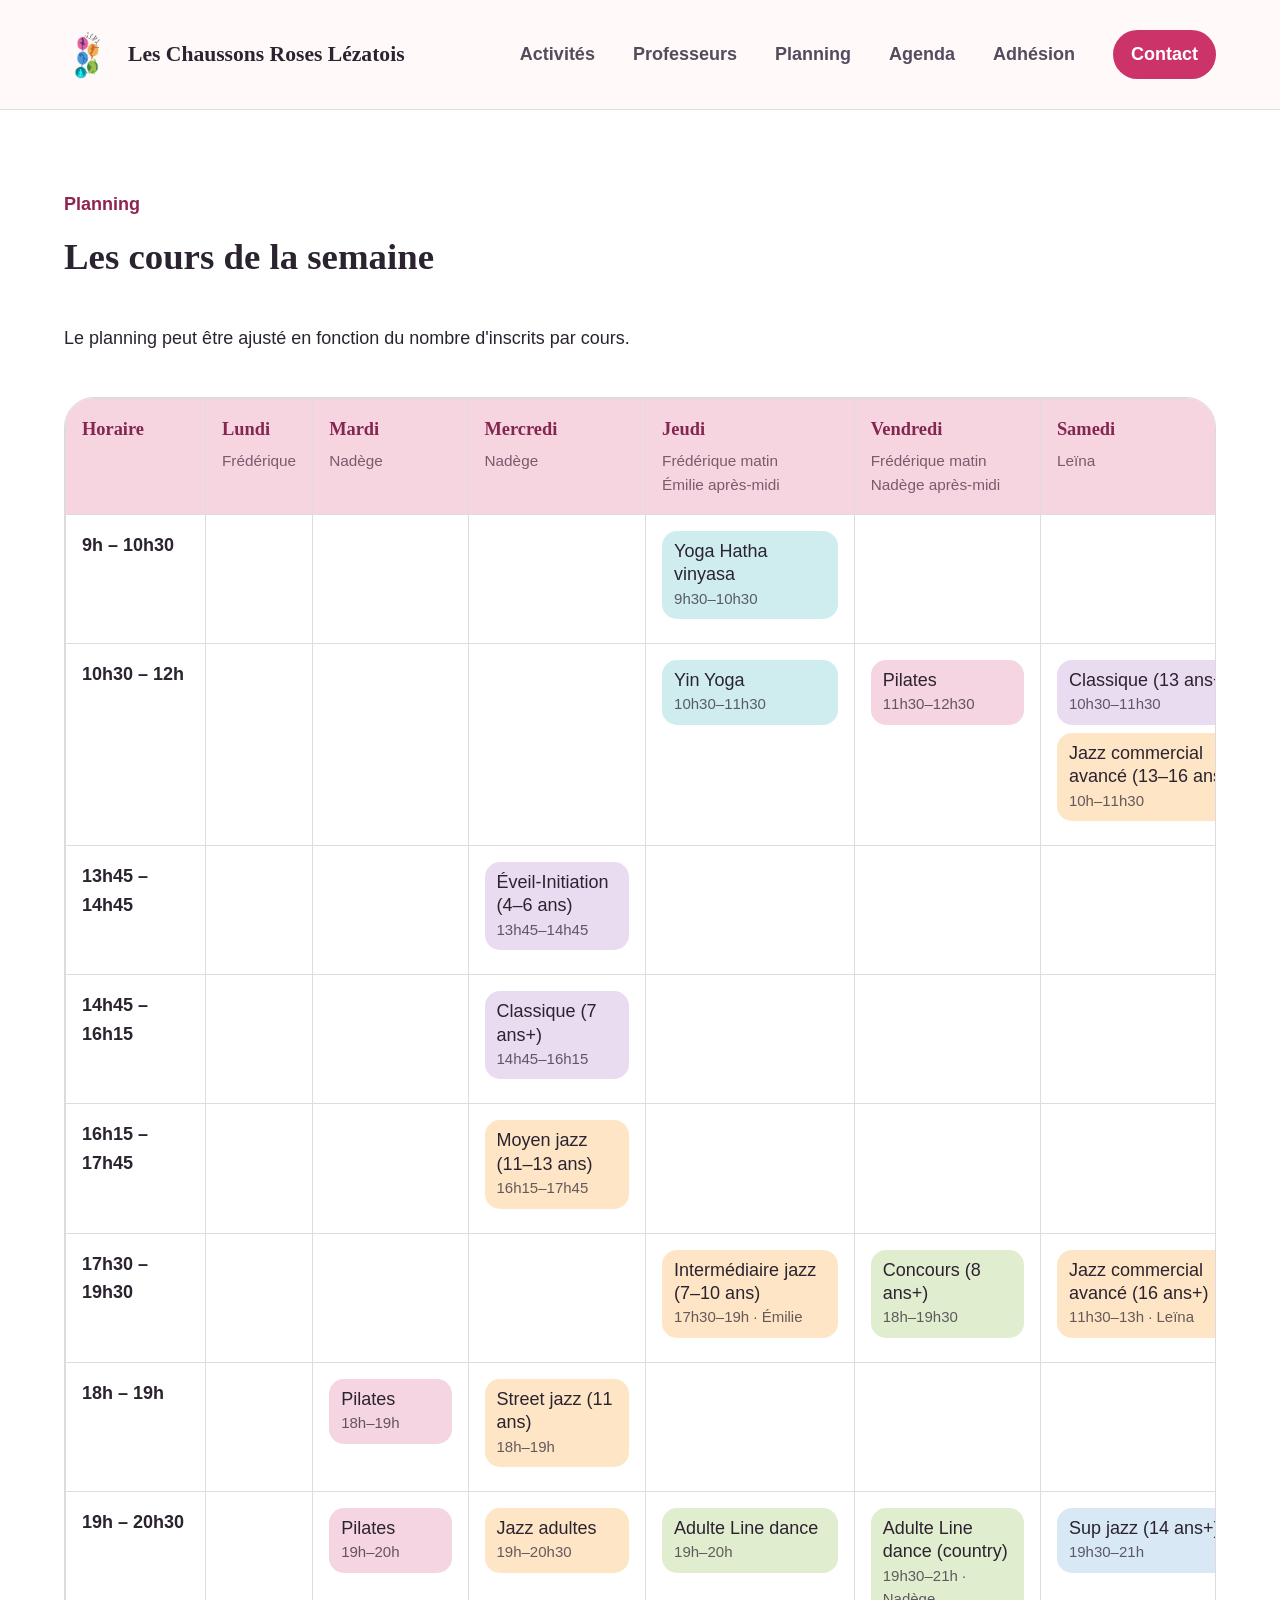
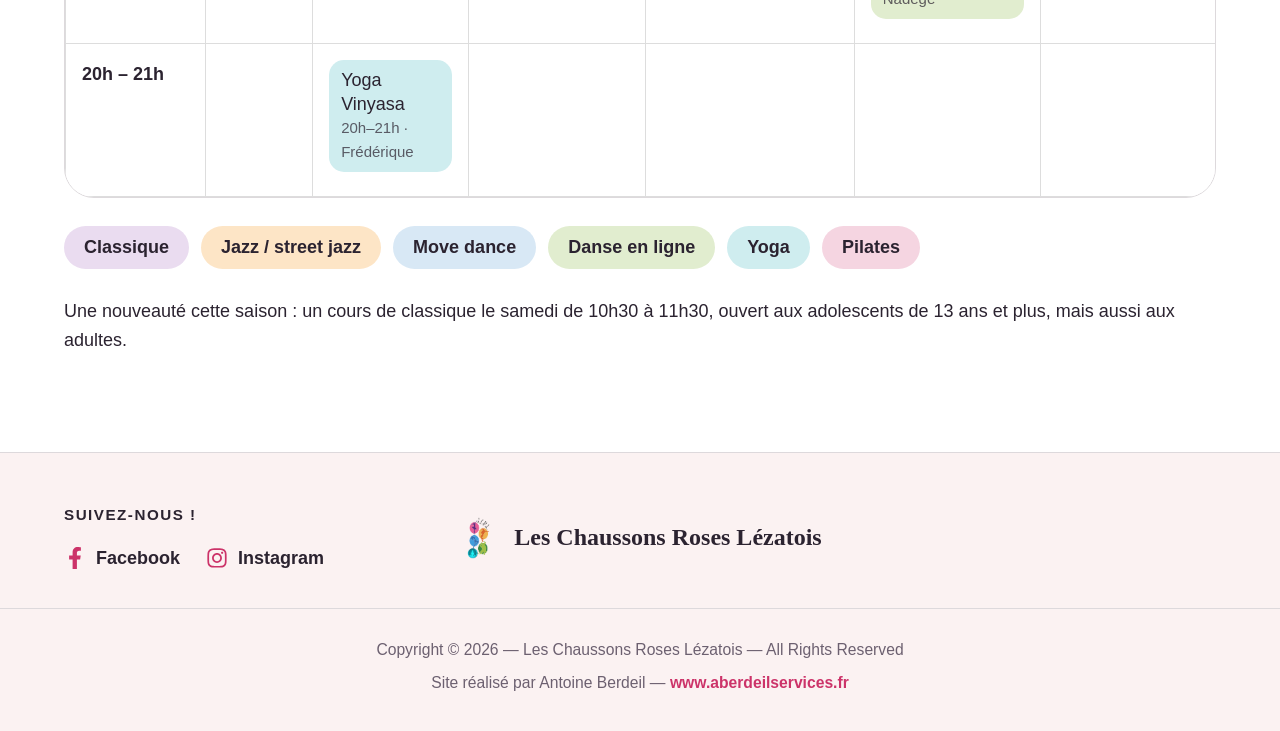
<file: planning.html>
<!doctype html><html lang="fr"><head>
<meta charset="utf-8"><meta name="viewport" content="width=device-width,initial-scale=1">
<title>Planning — Les Chaussons Roses Lézatois</title>
<meta name="description" content="Association de danse, yoga et pilates à Lézat-sur-Lèze.">
<link rel="stylesheet" href="style.css"></head><body><header class="topbar">
<a class="brand" href="index.html"><img src="assets/logo.png" alt="Logo Les Chaussons Roses Lézatois"><strong>Les Chaussons Roses Lézatois</strong></a>
<button class="menu" aria-label="Ouvrir le menu" aria-expanded="false">☰</button>
<nav><a href="activites.html">Activités</a><a href="professeurs.html">Professeurs</a><a href="planning.html">Planning</a><a href="agenda.html">Agenda</a><a href="adhesion.html">Adhésion</a><a class="pill" href="contact.html">Contact</a></nav>
</header><main><section id="planning" class="section"><div class="eyebrow">Planning</div><h2>Les cours de la semaine</h2><p>Le planning peut être ajusté en fonction du nombre d'inscrits par cours.</p>
<div class="table-wrap"><table><thead><tr><th>Horaire</th><th>Lundi<small>Frédérique</small></th><th>Mardi<small>Nadège</small></th><th>Mercredi<small>Nadège</small></th><th>Jeudi<small>Frédérique matin<br>Émilie après-midi</small></th><th>Vendredi<small>Frédérique matin<br>Nadège après-midi</small></th><th>Samedi<small>Leïna</small></th></tr></thead><tbody>
<tr><th>9h – 10h30</th><td></td><td></td><td></td><td><span class="course yoga">Yoga Hatha vinyasa<br><small>9h30–10h30</small></span></td><td></td><td></td></tr>
<tr><th>10h30 – 12h</th><td></td><td></td><td></td><td><span class="course yoga">Yin Yoga<br><small>10h30–11h30</small></span></td><td><span class="course pilates">Pilates<br><small>11h30–12h30</small></span></td><td><span class="course classic">Classique (13 ans+)<br><small>10h30–11h30</small></span><span class="course jazz">Jazz commercial avancé (13–16 ans)<br><small>10h–11h30</small></span></td></tr>
<tr><th>13h45 – 14h45</th><td></td><td></td><td><span class="course classic">Éveil-Initiation (4–6 ans)<br><small>13h45–14h45</small></span></td><td></td><td></td><td></td></tr>
<tr><th>14h45 – 16h15</th><td></td><td></td><td><span class="course classic">Classique (7 ans+)<br><small>14h45–16h15</small></span></td><td></td><td></td><td></td></tr>
<tr><th>16h15 – 17h45</th><td></td><td></td><td><span class="course jazz">Moyen jazz (11–13 ans)<br><small>16h15–17h45</small></span></td><td></td><td></td><td></td></tr>
<tr><th>17h30 – 19h30</th><td></td><td></td><td></td><td><span class="course jazz">Intermédiaire jazz (7–10 ans)<br><small>17h30–19h · Émilie</small></span></td><td><span class="course line">Concours (8 ans+)<br><small>18h–19h30</small></span></td><td><span class="course jazz">Jazz commercial avancé (16 ans+)<br><small>11h30–13h · Leïna</small></span></td></tr>
<tr><th>18h – 19h</th><td></td><td><span class="course pilates">Pilates<br><small>18h–19h</small></span></td><td><span class="course jazz">Street jazz (11 ans)<br><small>18h–19h</small></span></td><td></td><td></td><td></td></tr>
<tr><th>19h – 20h30</th><td></td><td><span class="course pilates">Pilates<br><small>19h–20h</small></span></td><td><span class="course jazz">Jazz adultes<br><small>19h–20h30</small></span></td><td><span class="course line">Adulte Line dance<br><small>19h–20h</small></span></td><td><span class="course line">Adulte Line dance (country)<br><small>19h30–21h · Nadège</small></span></td><td><span class="course move">Sup jazz (14 ans+)<br><small>19h30–21h</small></span></td></tr>
<tr><th>20h – 21h</th><td></td><td><span class="course yoga">Yoga Vinyasa<br><small>20h–21h · Frédérique</small></span></td><td></td><td></td><td></td><td></td></tr>
</tbody></table></div>
<div class="chips legend"><span class="classic">Classique</span><span class="jazz">Jazz / street jazz</span><span class="move">Move dance</span><span class="line">Danse en ligne</span><span class="yoga">Yoga</span><span class="pilates">Pilates</span></div>
<p>Une nouveauté cette saison : un cours de classique le samedi de 10h30 à 11h30, ouvert aux adolescents de 13 ans et plus, mais aussi aux adultes.</p>
</section></main><footer class="site-footer">
<div class="footer-top">
<div class="footer-follow">
<b>SUIVEZ-NOUS !</b>
<ul class="footer-social">
<li><a href="https://www.facebook.com/profile.php?id=100046486754439" target="_blank" rel="noopener"><svg viewBox="0 0 320 512" aria-hidden="true"><path d="M279.14 288l14.22-92.66h-88.91v-60.13c0-25.35 12.42-50.06 52.24-50.06h40.42V6.26S260.43 0 225.36 0c-73.22 0-121.08 44.38-121.08 124.72v70.62H22.89V288h81.39v224h100.17V288z"/></svg>Facebook</a></li>
<li><a href="https://www.instagram.com/leschaussonsroseslezatois/" target="_blank" rel="noopener"><svg viewBox="0 0 448 512" aria-hidden="true"><path d="M224.1 141c-63.6 0-114.9 51.3-114.9 114.9s51.3 114.9 114.9 114.9S339 319.5 339 255.9 287.7 141 224.1 141zm0 189.6c-41.1 0-74.7-33.5-74.7-74.7s33.5-74.7 74.7-74.7 74.7 33.5 74.7 74.7-33.6 74.7-74.7 74.7zm146.4-194.3c0 14.9-12 26.8-26.8 26.8-14.9 0-26.8-12-26.8-26.8s12-26.8 26.8-26.8 26.8 12 26.8 26.8zm76.1 27.2c-1.7-35.9-9.9-67.7-36.2-93.9-26.2-26.2-58-34.4-93.9-36.2-37-2.1-147.9-2.1-184.9 0-35.8 1.7-67.6 9.9-93.9 36.1s-34.4 58-36.2 93.9c-2.1 37-2.1 147.9 0 184.9 1.7 35.9 9.9 67.7 36.2 93.9s58 34.4 93.9 36.2c37 2.1 147.9 2.1 184.9 0 35.9-1.7 67.7-9.9 93.9-36.2 26.2-26.2 34.4-58 36.2-93.9 2.1-37 2.1-147.8 0-184.8zM398.8 388c-7.8 19.6-22.9 34.7-42.6 42.6-29.5 11.7-99.5 9-132.1 9s-102.7 2.6-132.1-9c-19.6-7.8-34.7-22.9-42.6-42.6-11.7-29.5-9-99.5-9-132.1s-2.6-102.7 9-132.1c7.8-19.6 22.9-34.7 42.6-42.6 29.5-11.7 99.5-9 132.1-9s102.7-2.6 132.1 9c19.6 7.8 34.7 22.9 42.6 42.6 11.7 29.5 9 99.5 9 132.1s2.7 102.7-9 132.1z"/></svg>Instagram</a></li>
</ul>
</div>
<a class="footer-brand" href="index.html"><img src="assets/logo.png" alt="Logo Les Chaussons Roses Lézatois">Les Chaussons Roses Lézatois</a>
</div>
<div class="footer-bottom">
<p>Copyright © 2026 — Les Chaussons Roses Lézatois — All Rights Reserved</p>
<p>Site réalisé par Antoine Berdeil — <a href="https://www.aberdeilservices.fr" target="_blank" rel="noopener">www.aberdeilservices.fr</a></p>
</div>
</footer><script src="script.js"></script></body></html>
</file>
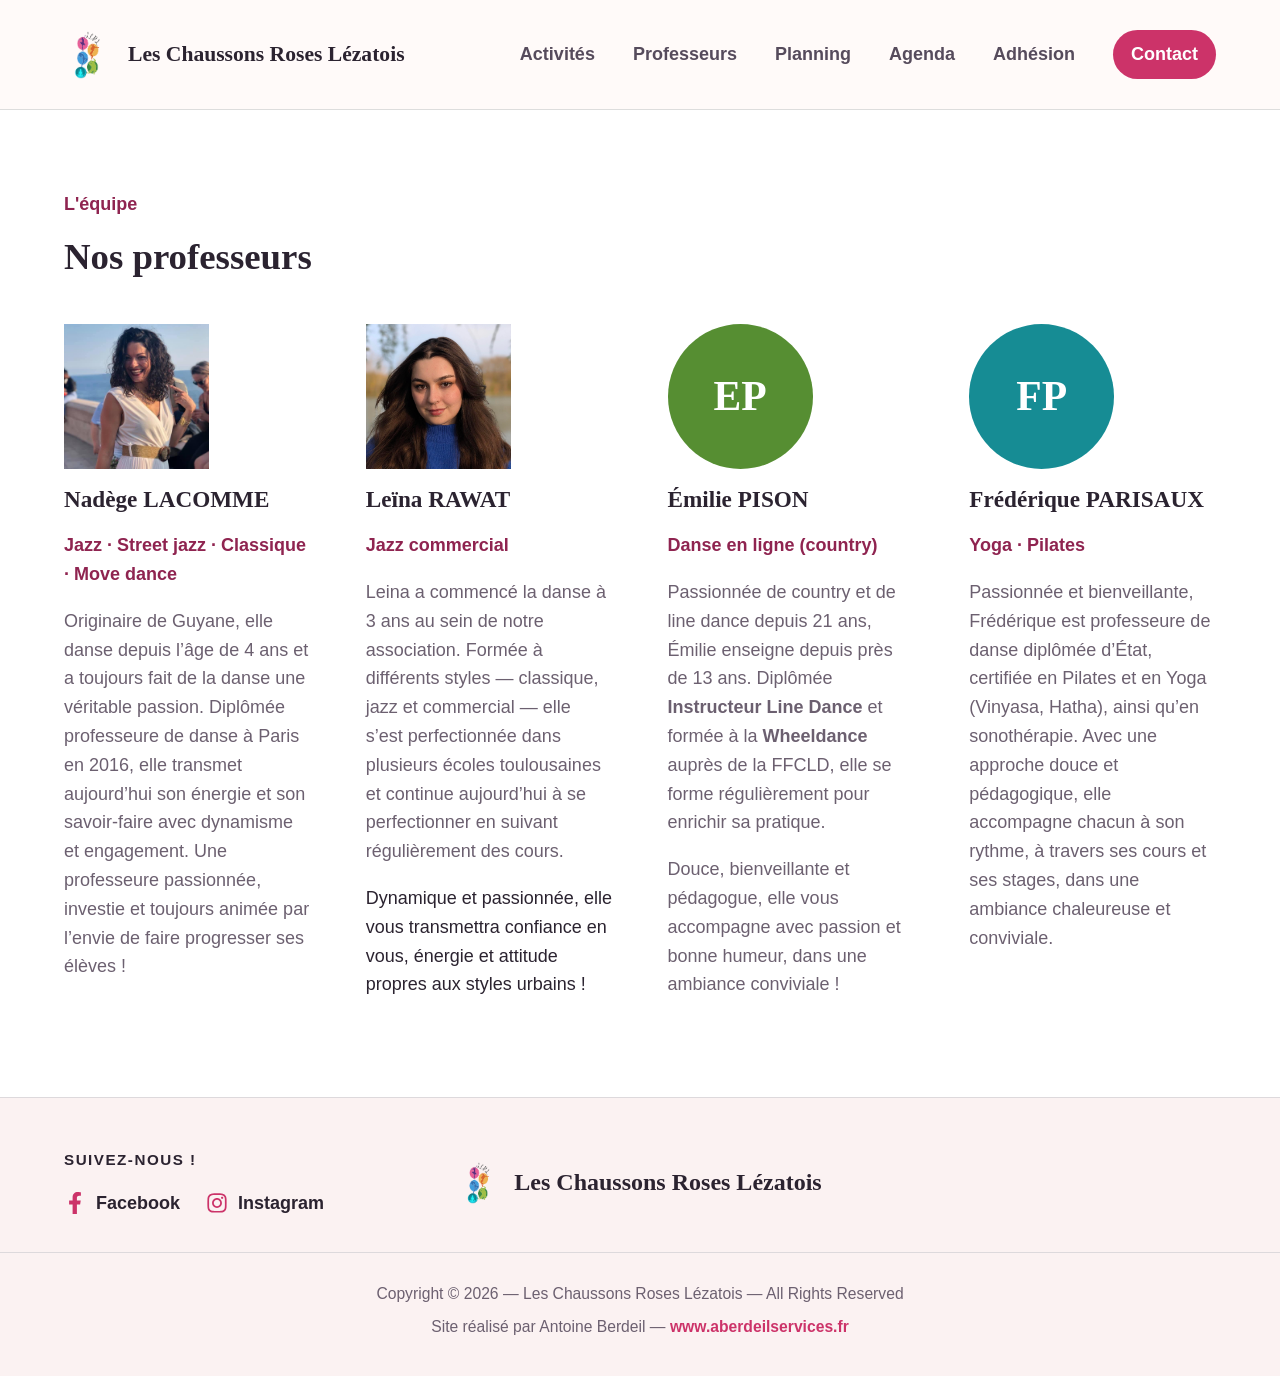
<file: professeurs.html>
<!doctype html><html lang="fr"><head>
<meta charset="utf-8"><meta name="viewport" content="width=device-width,initial-scale=1">
<title>Professeurs — Les Chaussons Roses Lézatois</title>
<meta name="description" content="Association de danse, yoga et pilates à Lézat-sur-Lèze.">
<link rel="stylesheet" href="style.css"></head><body><header class="topbar">
<a class="brand" href="index.html"><img src="assets/logo.png" alt="Logo Les Chaussons Roses Lézatois"><strong>Les Chaussons Roses Lézatois</strong></a>
<button class="menu" aria-label="Ouvrir le menu" aria-expanded="false">☰</button>
<nav><a href="activites.html">Activités</a><a href="professeurs.html">Professeurs</a><a href="planning.html">Planning</a><a href="agenda.html">Agenda</a><a href="adhesion.html">Adhésion</a><a class="pill" href="contact.html">Contact</a></nav>
</header><main><section id="professeurs" class="section"><div class="eyebrow">L'équipe</div><h2>Nos professeurs</h2><div class="teachers">
 <article><div class="avatar photo"><img src="assets/nadege.JPG" alt="Nadège LACOMME" style="width:100%;height:100%;object-fit:cover;object-position:center;display:block;"></div><h3>Nadège LACOMME</h3><b>Jazz · Street jazz · Classique · Move dance</b><p>Originaire de Guyane, elle danse depuis l’âge de 4 ans et a toujours fait de la danse une véritable passion. Diplômée professeure de danse à Paris en 2016, elle transmet aujourd’hui son énergie et son savoir-faire avec dynamisme et engagement. Une professeure passionnée, investie et toujours animée par l’envie de faire progresser ses élèves !</p></article>
 <article><div class="avatar photo"><img src="assets/leina.png" alt="Leïna RAWAT" style="width:100%;height:100%;object-fit:cover;object-position:center;display:block;"></div><h3>Leïna RAWAT</h3><b>Jazz commercial</b><p>Leina a commencé la danse à 3 ans au sein de notre association. Formée à différents styles — classique, jazz et commercial — elle s’est perfectionnée dans plusieurs écoles toulousaines et continue aujourd’hui à se perfectionner en suivant régulièrement des cours.</p>Dynamique et passionnée, elle vous transmettra confiance en vous, énergie et attitude propres aux styles urbains !</p></article>
 <article><div class="avatar green">EP</div><h3>Émilie PISON</h3><b>Danse en ligne (country)</b><p>Passionnée de country et de line dance depuis 21 ans, Émilie enseigne depuis près de 13 ans. Diplômée <strong>Instructeur Line Dance</strong> et formée à la <strong>Wheeldance</strong> auprès de la FFCLD, elle se forme régulièrement pour enrichir sa pratique.</p><p>Douce, bienveillante et pédagogue, elle vous accompagne avec passion et bonne humeur, dans une ambiance conviviale !</p></article>
 <article><div class="avatar teal">FP</div><h3>Frédérique PARISAUX</h3><b>Yoga · Pilates</b><p>Passionnée et bienveillante, Frédérique est professeure de danse diplômée d’État, certifiée en Pilates et en Yoga (Vinyasa, Hatha), ainsi qu’en sonothérapie. Avec une approche douce et pédagogique, elle accompagne chacun à son rythme, à travers ses cours et ses stages, dans une ambiance chaleureuse et conviviale.</p></article>
</div></section></main><footer class="site-footer">
<div class="footer-top">
<div class="footer-follow">
<b>SUIVEZ-NOUS !</b>
<ul class="footer-social">
<li><a href="https://www.facebook.com/profile.php?id=100046486754439" target="_blank" rel="noopener"><svg viewBox="0 0 320 512" aria-hidden="true"><path d="M279.14 288l14.22-92.66h-88.91v-60.13c0-25.35 12.42-50.06 52.24-50.06h40.42V6.26S260.43 0 225.36 0c-73.22 0-121.08 44.38-121.08 124.72v70.62H22.89V288h81.39v224h100.17V288z"/></svg>Facebook</a></li>
<li><a href="https://www.instagram.com/leschaussonsroseslezatois/" target="_blank" rel="noopener"><svg viewBox="0 0 448 512" aria-hidden="true"><path d="M224.1 141c-63.6 0-114.9 51.3-114.9 114.9s51.3 114.9 114.9 114.9S339 319.5 339 255.9 287.7 141 224.1 141zm0 189.6c-41.1 0-74.7-33.5-74.7-74.7s33.5-74.7 74.7-74.7 74.7 33.5 74.7 74.7-33.6 74.7-74.7 74.7zm146.4-194.3c0 14.9-12 26.8-26.8 26.8-14.9 0-26.8-12-26.8-26.8s12-26.8 26.8-26.8 26.8 12 26.8 26.8zm76.1 27.2c-1.7-35.9-9.9-67.7-36.2-93.9-26.2-26.2-58-34.4-93.9-36.2-37-2.1-147.9-2.1-184.9 0-35.8 1.7-67.6 9.9-93.9 36.1s-34.4 58-36.2 93.9c-2.1 37-2.1 147.9 0 184.9 1.7 35.9 9.9 67.7 36.2 93.9s58 34.4 93.9 36.2c37 2.1 147.9 2.1 184.9 0 35.9-1.7 67.7-9.9 93.9-36.2 26.2-26.2 34.4-58 36.2-93.9 2.1-37 2.1-147.8 0-184.8zM398.8 388c-7.8 19.6-22.9 34.7-42.6 42.6-29.5 11.7-99.5 9-132.1 9s-102.7 2.6-132.1-9c-19.6-7.8-34.7-22.9-42.6-42.6-11.7-29.5-9-99.5-9-132.1s-2.6-102.7 9-132.1c7.8-19.6 22.9-34.7 42.6-42.6 29.5-11.7 99.5-9 132.1-9s102.7-2.6 132.1 9c19.6 7.8 34.7 22.9 42.6 42.6 11.7 29.5 9 99.5 9 132.1s2.7 102.7-9 132.1z"/></svg>Instagram</a></li>
</ul>
</div>
<a class="footer-brand" href="index.html"><img src="assets/logo.png" alt="Logo Les Chaussons Roses Lézatois">Les Chaussons Roses Lézatois</a>
</div>
<div class="footer-bottom">
<p>Copyright © 2026 — Les Chaussons Roses Lézatois — All Rights Reserved</p>
<p>Site réalisé par Antoine Berdeil — <a href="https://www.aberdeilservices.fr" target="_blank" rel="noopener">www.aberdeilservices.fr</a></p>
</div>
</footer><script src="script.js"></script></body></html>
</file>
<file: style.css>
:root{--ink:#2b2330;--muted:#6c6070;--pink:#cc3369;--bg:#fbf2f2;--border:#ddd9dc;--max:1450px;--classic:#eadcf0;--jazz:#fde5c6;--move:#d8e8f5;--line:#e1edcf;--yoga:#cfedef;--pilates:#f5d5e1}*{box-sizing:border-box}html{scroll-behavior:smooth}body{margin:0;color:var(--ink);font-family:Arial,sans-serif;font-size:18px;line-height:1.6}h1,h2,h3,.brand{font-family:Georgia,serif}h1{font-size:clamp(3rem,6vw,6rem);line-height:.98;margin:.3em 0}h1 em{color:var(--pink);font-weight:600}h2{font-size:2.3rem;margin:.25em 0 1em}h3{font-size:1.45rem;margin:.55em 0}.topbar{height:110px;display:flex;align-items:center;justify-content:space-between;padding:15px max(5vw,30px);border-bottom:1px solid #ddd;position:sticky;top:0;background:#fffaf9ee;backdrop-filter:blur(12px);z-index:10}.brand{display:flex;gap:16px;align-items:center;text-decoration:none;color:var(--ink);font-size:1.35rem;line-height:1.25}.brand img{width:48px;height:68px;object-fit:contain}.topbar nav{display:flex;gap:38px;align-items:center}.topbar nav a{text-decoration:none;color:#564b5c;font-weight:600}.pill,.primary{background:var(--pink)!important;color:white!important;border-radius:30px;padding:10px 18px}.menu{display:none;border:0;background:none;font-size:28px}.section{padding:80px max(5vw,calc((100vw - var(--max))/2));scroll-margin-top:105px}.pink-bg{background:var(--bg)}.hero{min-height:810px;display:grid;grid-template-columns:1.25fr .75fr;align-items:center}.hero p{font-size:1.45rem;color:var(--muted);max-width:760px}.hero-logo{width:min(500px,90%);justify-self:center;filter:drop-shadow(0 20px 22px #d6bfc2)}.actions{display:flex;gap:18px;margin:38px 0}.btn{display:inline-block;text-decoration:none;font-weight:700;padding:15px 32px;border-radius:40px}.outline{border:3px solid var(--ink);color:var(--ink)}.chips{display:flex;gap:12px;flex-wrap:wrap}.chips span{padding:7px 20px;border-radius:25px;font-weight:700}.classic{background:var(--classic)}.jazz{background:var(--jazz)}.move{background:var(--move)}.line{background:var(--line)}.yoga{background:var(--yoga)}.pilates{background:var(--pilates)}.eyebrow{font-weight:800;color:#8f2450}.about{display:grid;grid-template-columns:1.35fr 1fr;gap:90px}.about p{color:var(--muted);font-size:1.25rem}.stats{display:grid;grid-template-columns:1fr 1fr;gap:55px 35px}.stats div{border-top:4px solid var(--pink);padding:28px 10px}.stats b{display:block;font:700 3rem Georgia,serif;margin-bottom:12px}.stats span{color:var(--muted)}.activity-grid{display:grid;grid-template-columns:repeat(3,1fr);gap:28px}.activity-grid article,.join article{background:#fff;border:1px solid var(--border);border-radius:38px;padding:36px}.activity-grid p,.teachers p{color:var(--muted)}.activity-grid small{font-weight:700}.icon{width:78px;height:78px;border-radius:50%;display:grid;place-items:center;font-size:2rem;font-style:normal;margin-bottom:22px}.teachers{display:grid;grid-template-columns:repeat(4,1fr);gap:55px}.avatar{width:145px;height:145px;border-radius:50%;display:grid;place-items:center;color:white;font:700 2.6rem Georgia,serif}.avatar.pink{background:#ce356d}.avatar.blue{background:#327bb2}.avatar.green{background:#568e32}.avatar.teal{background:#168c94}.teachers b{color:#8f2450}.table-wrap{overflow-x:auto;border:1px solid var(--border);border-radius:30px;margin-top:45px}table{border-collapse:collapse;width:100%;min-width:1200px;background:white}th,td{border:1px solid #ddd;padding:16px;vertical-align:top;text-align:left}thead th{background:#f6d5e1;color:#842650;font-family:Georgia,serif;font-size:1.15rem}thead small{display:block;font-family:Arial,sans-serif;font-weight:500;color:#795b6b;margin-top:4px}tbody th{width:140px}.course{display:block;border-radius:15px;padding:9px 12px;margin-bottom:8px;line-height:1.3}.course small{opacity:.72}.legend{margin:28px 0}.news article{display:grid;grid-template-columns:120px 1fr;gap:30px;padding:32px 0;border-bottom:1px solid #ddd}.badge{background:#f6d5e1;border-radius:24px;display:flex;flex-direction:column;align-items:center;justify-content:center;color:#8f2450;font-size:2rem;font-weight:800;min-height:110px}.badge small{font-size:.8rem}.join{display:grid;grid-template-columns:1fr 1fr;gap:55px}.contact{min-height:550px}.contact p{font-size:1.25rem;font-weight:700}.contact a{color:var(--ink);text-decoration:none}.site-footer{background:var(--bg);border-top:1px solid var(--border);color:var(--muted)}
.site-footer .footer-top{max-width:var(--max);margin:0 auto;padding:50px max(5vw,30px) 35px;display:grid;grid-template-columns:1fr auto 1fr;align-items:center;gap:40px}
.site-footer .footer-brand{grid-column:2;justify-self:center}
.site-footer .footer-follow b{display:block;font-size:.95rem;letter-spacing:1.5px;color:var(--ink);margin-bottom:16px}
.site-footer .footer-social{display:flex;gap:26px;list-style:none;margin:0;padding:0}
.site-footer .footer-social li{display:flex}
.site-footer .footer-social a{display:flex;align-items:center;gap:10px;text-decoration:none;color:var(--ink);font-weight:700}
.site-footer .footer-social svg{width:22px;height:22px;fill:var(--pink)}
.site-footer .footer-brand{display:flex;align-items:center;gap:14px;color:var(--ink);font:700 1.5rem Georgia,serif;text-decoration:none}
.site-footer .footer-brand img{width:42px;height:56px;object-fit:contain}
.site-footer .footer-bottom{border-top:1px solid var(--border);text-align:center;padding:28px 20px;font-size:.98rem}
.site-footer .footer-bottom p{margin:0 0 8px}
.site-footer .footer-bottom a{color:var(--pink);text-decoration:none;font-weight:700}
@media(max-width:700px){.site-footer .footer-top{grid-template-columns:1fr;text-align:center;justify-items:center}.site-footer .footer-brand{grid-column:1}}@media(max-width:900px){body{font-size:16px}.topbar{height:82px}.topbar nav{display:none;position:absolute;top:82px;left:0;right:0;background:white;padding:25px;flex-direction:column;gap:15px}.topbar nav.open{display:flex}.menu{display:block}.brand{font-size:1rem}.brand img{width:35px;height:50px}.section{padding:55px 24px;scroll-margin-top:80px}.hero{grid-template-columns:1fr;min-height:auto}.hero-logo{width:270px;grid-row:1;margin-bottom:15px}.hero p{font-size:1.1rem}.about,.join{grid-template-columns:1fr;gap:40px}.activity-grid{grid-template-columns:1fr}.teachers{grid-template-columns:1fr 1fr}.stats{gap:25px}.actions{flex-direction:column;align-items:flex-start}.news article{grid-template-columns:80px 1fr}.badge{min-height:80px}.avatar{width:110px;height:110px}}@media(max-width:520px){h1{font-size:3.1rem}h2{font-size:1.8rem}.teachers,.stats{grid-template-columns:1fr}.hero-logo{width:220px}.activity-grid article,.join article{border-radius:25px;padding:25px}.news article{grid-template-columns:1fr}.badge{width:100px}}

/* Nom complet de l'association sur une seule ligne dans le bandeau */
.brand strong { white-space: nowrap; }
@media (max-width: 520px) { .brand strong { white-space: normal; } }
</file>
